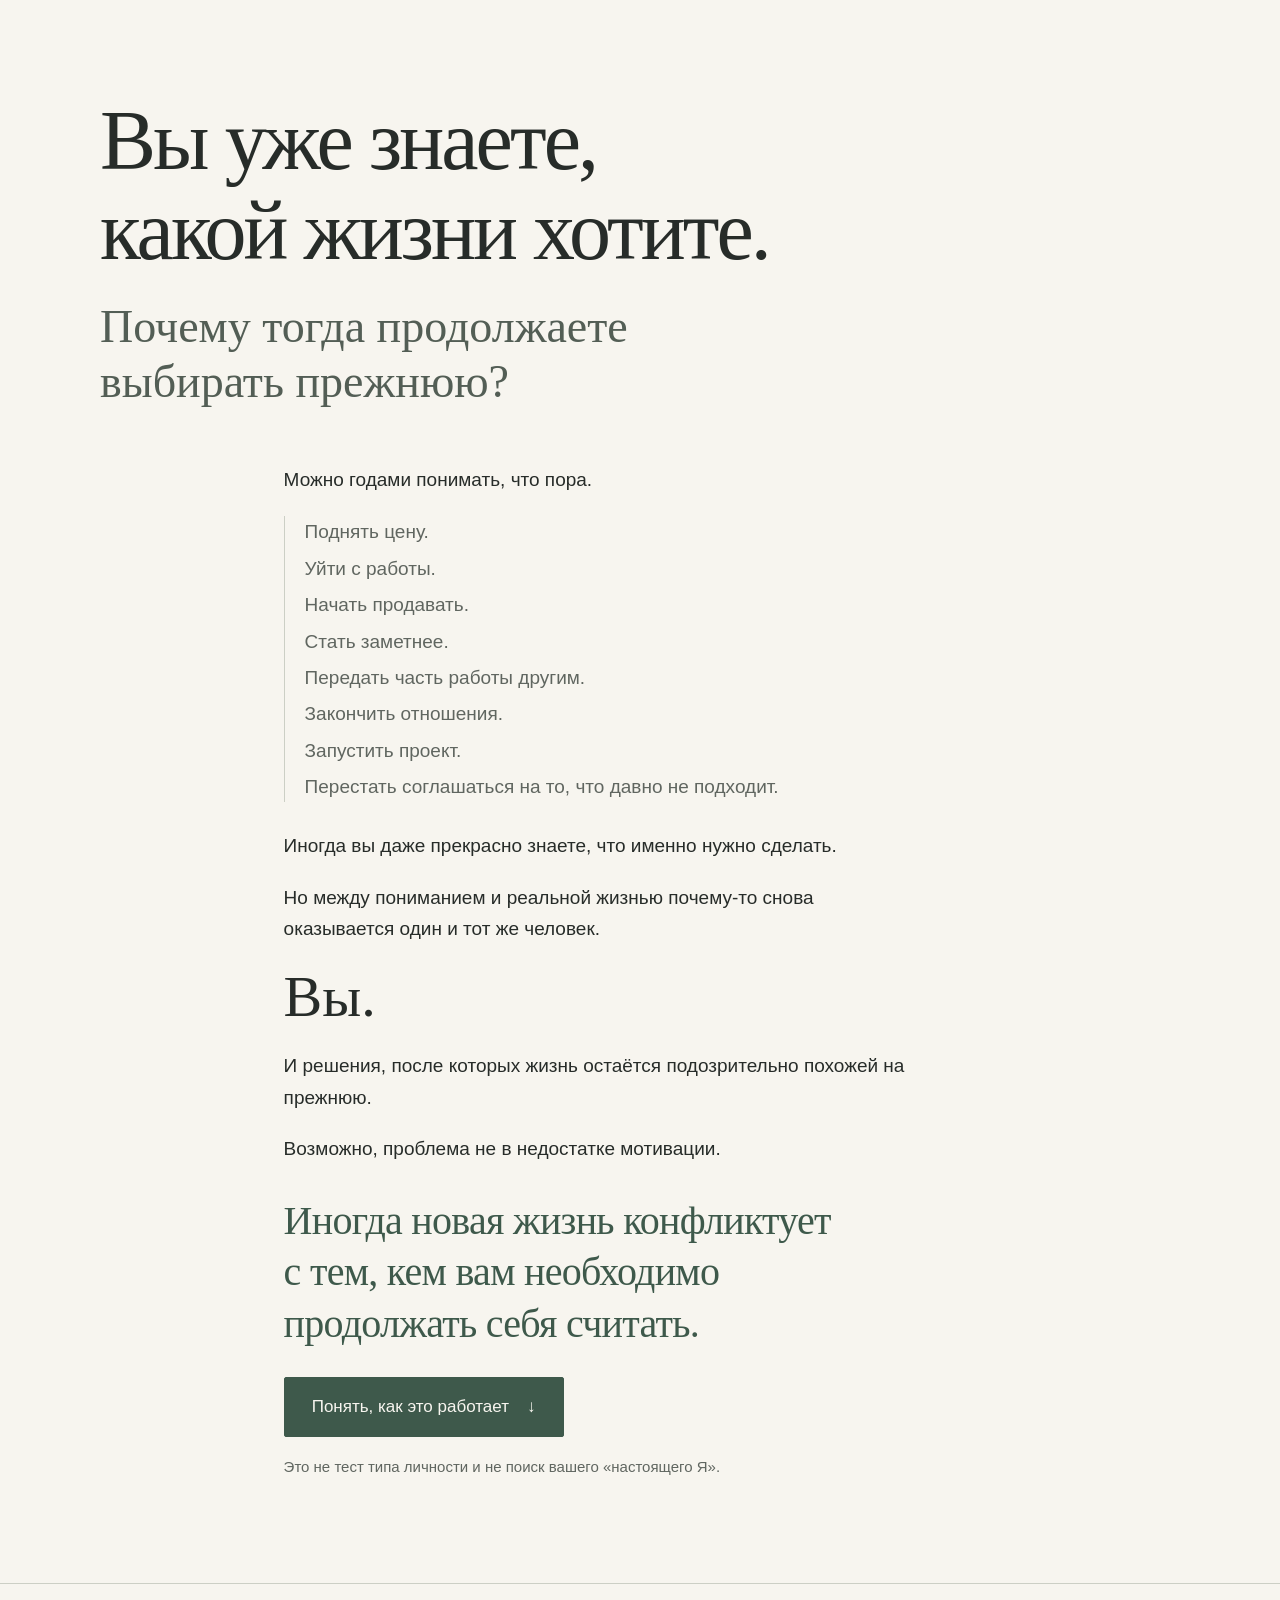
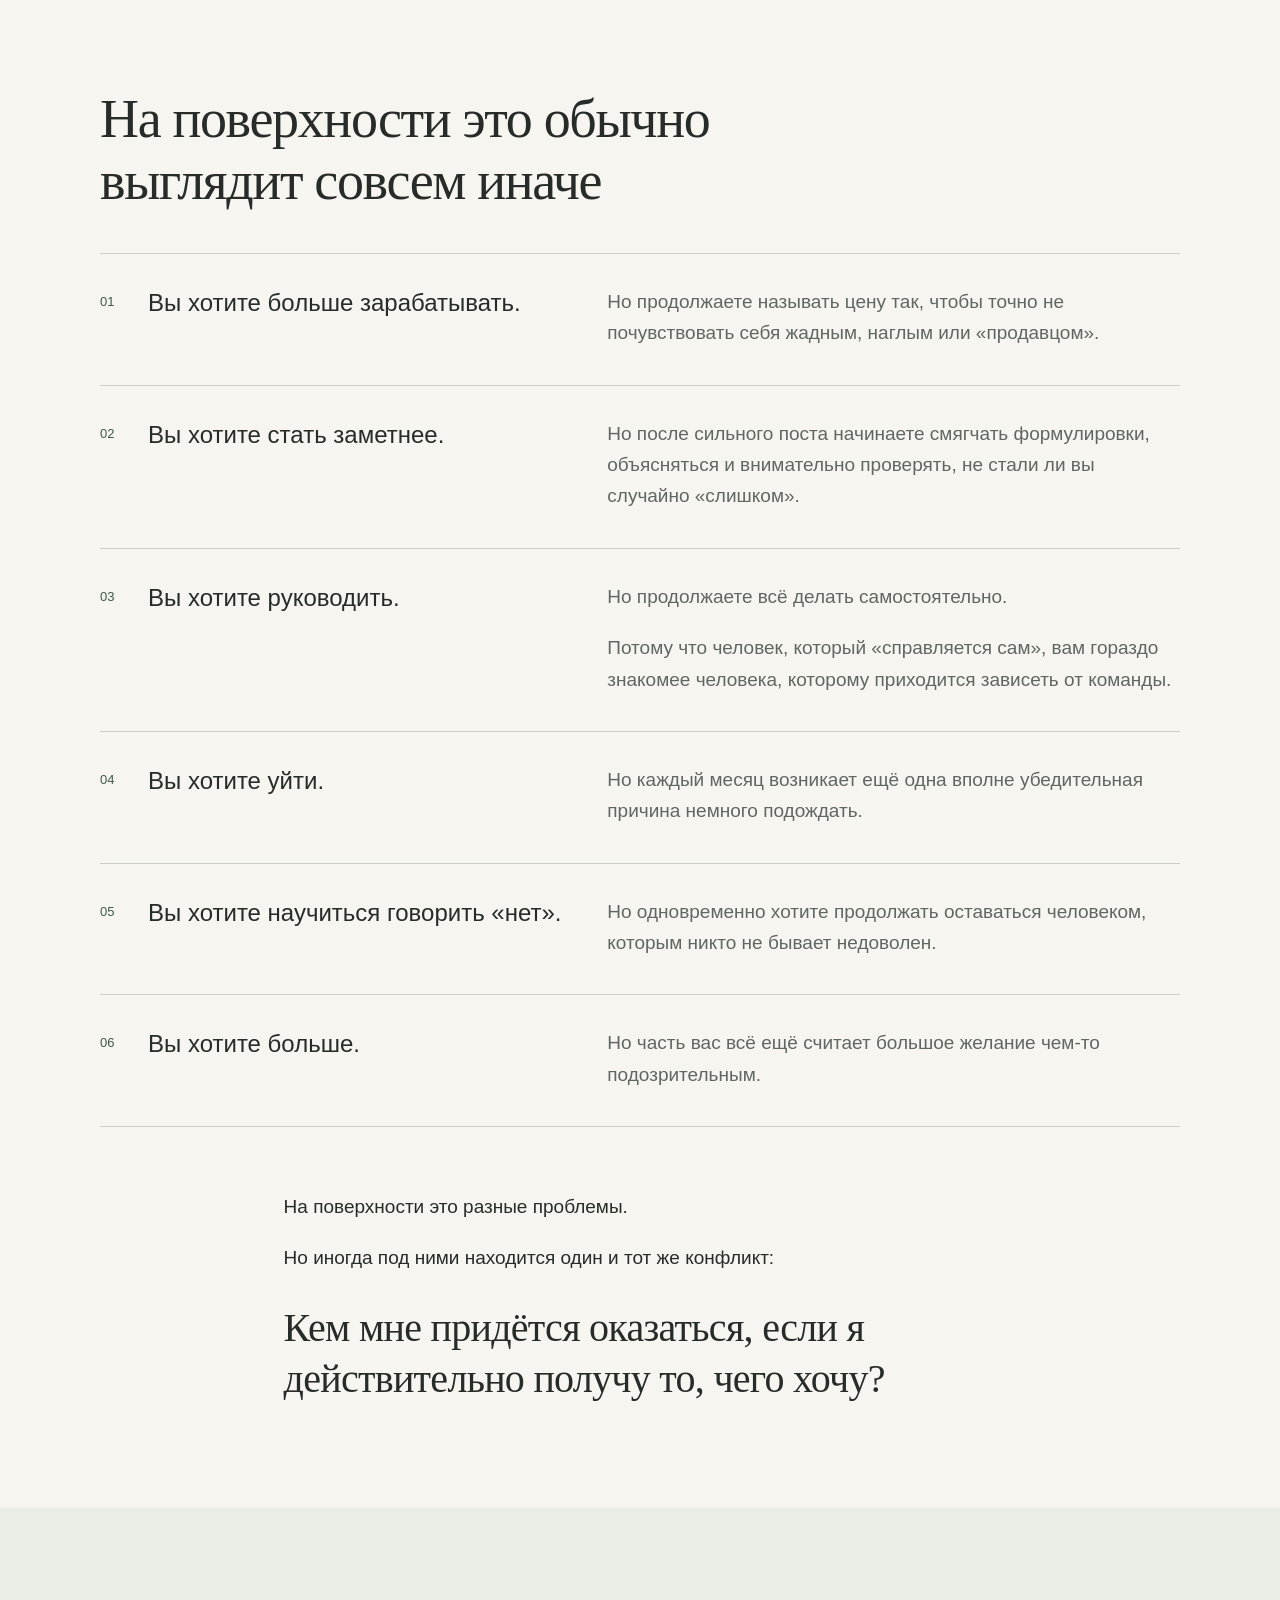
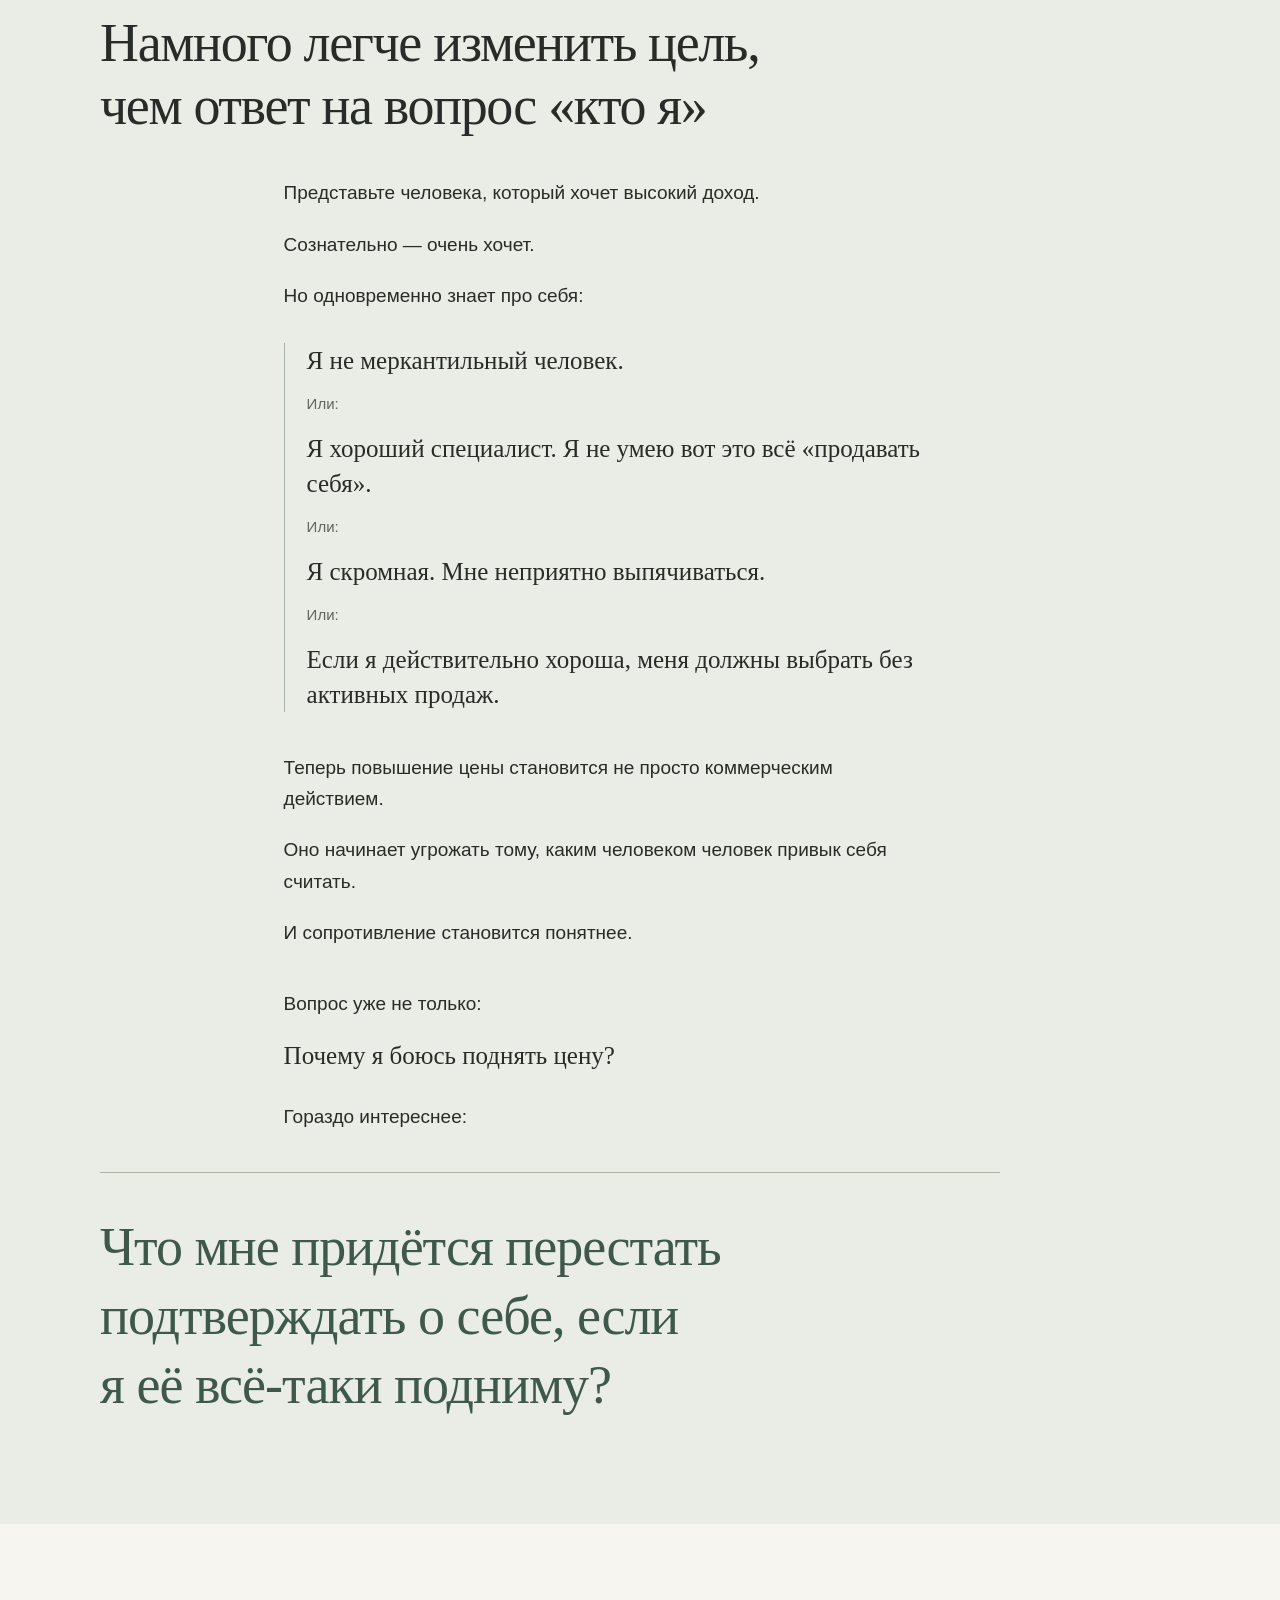
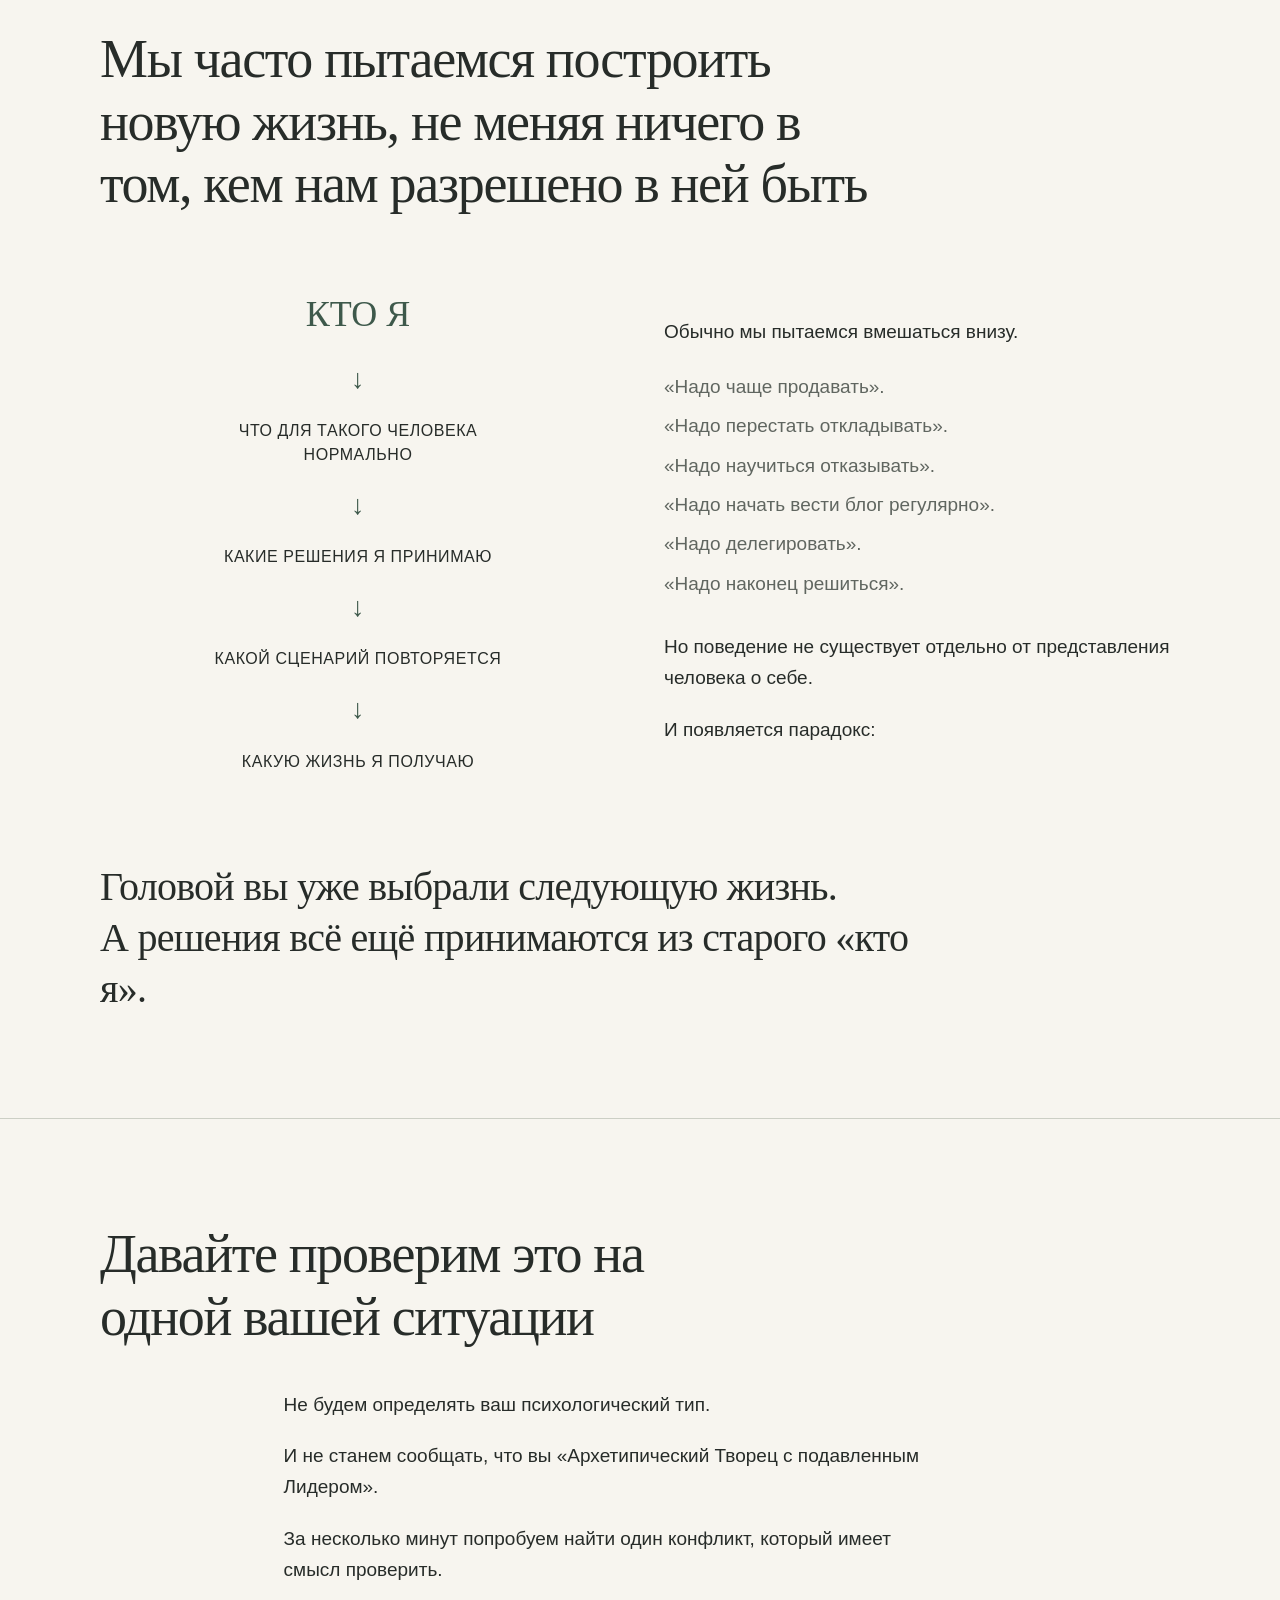
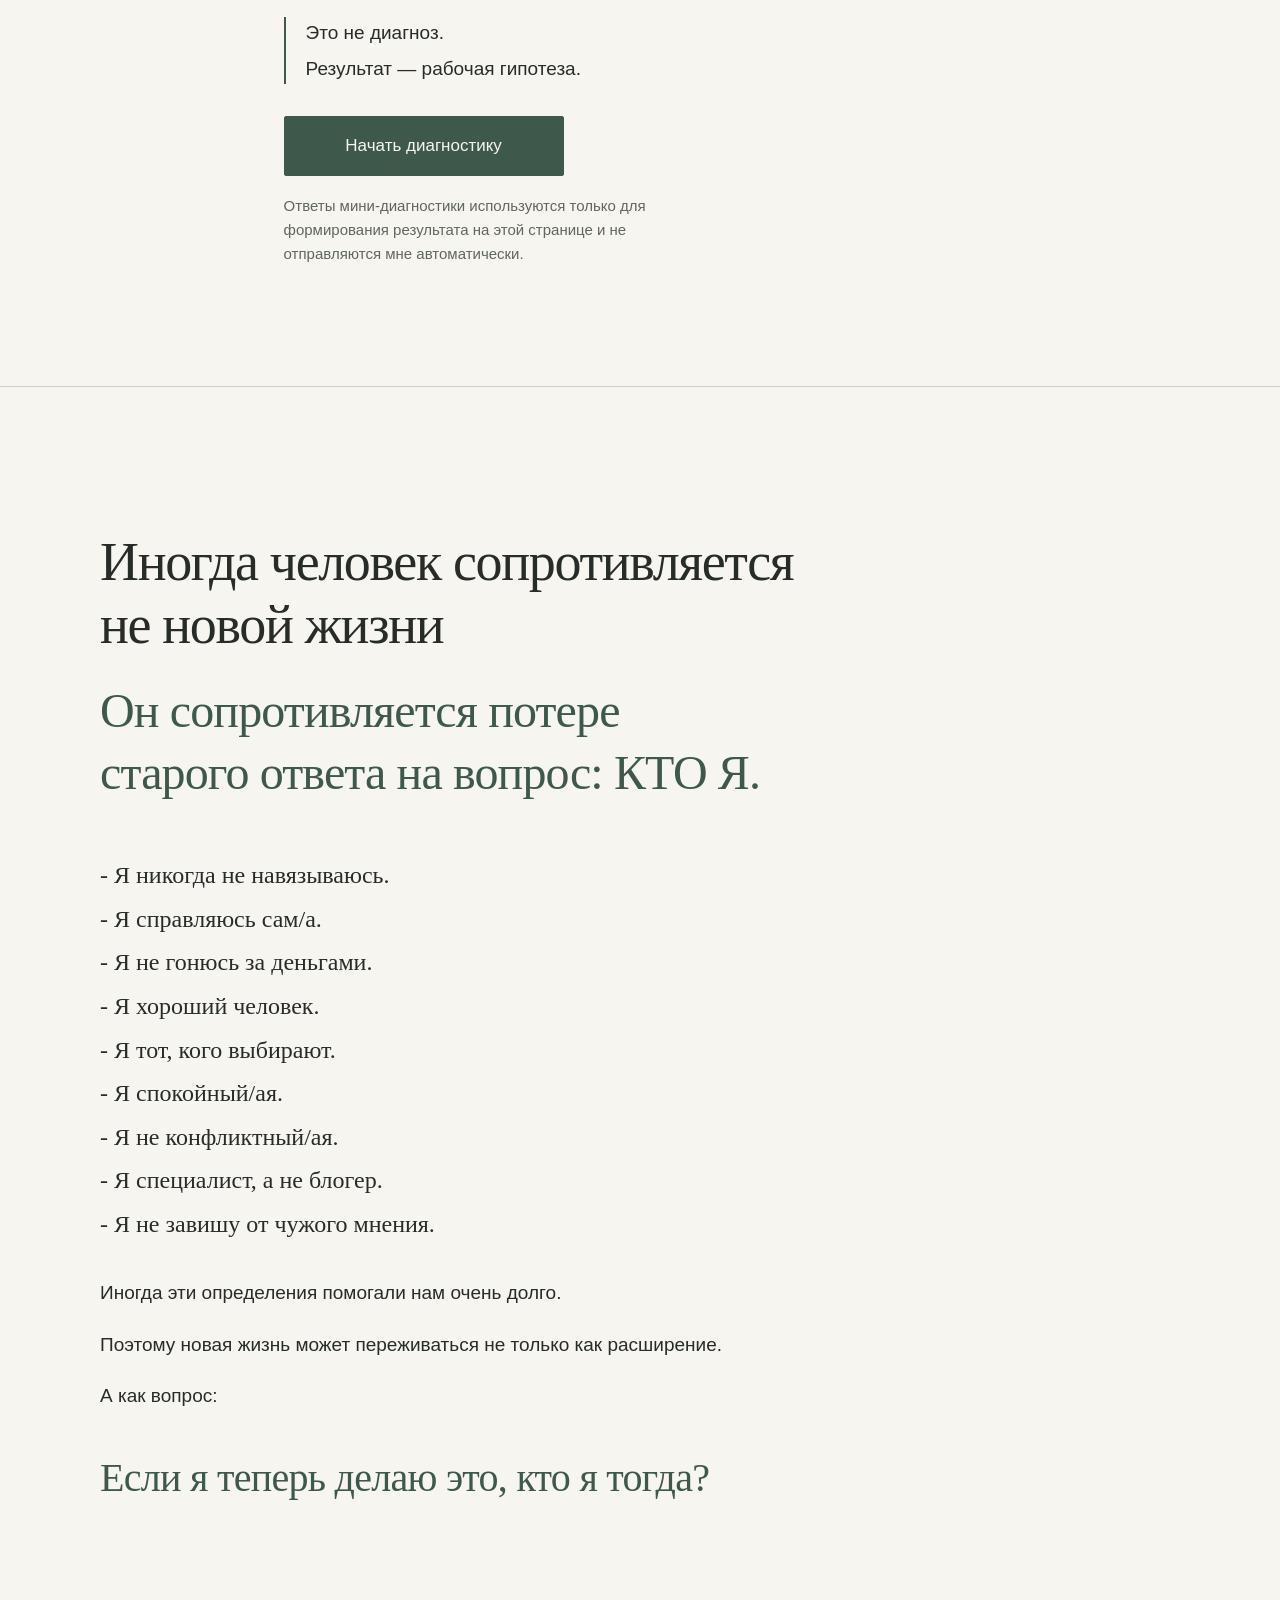
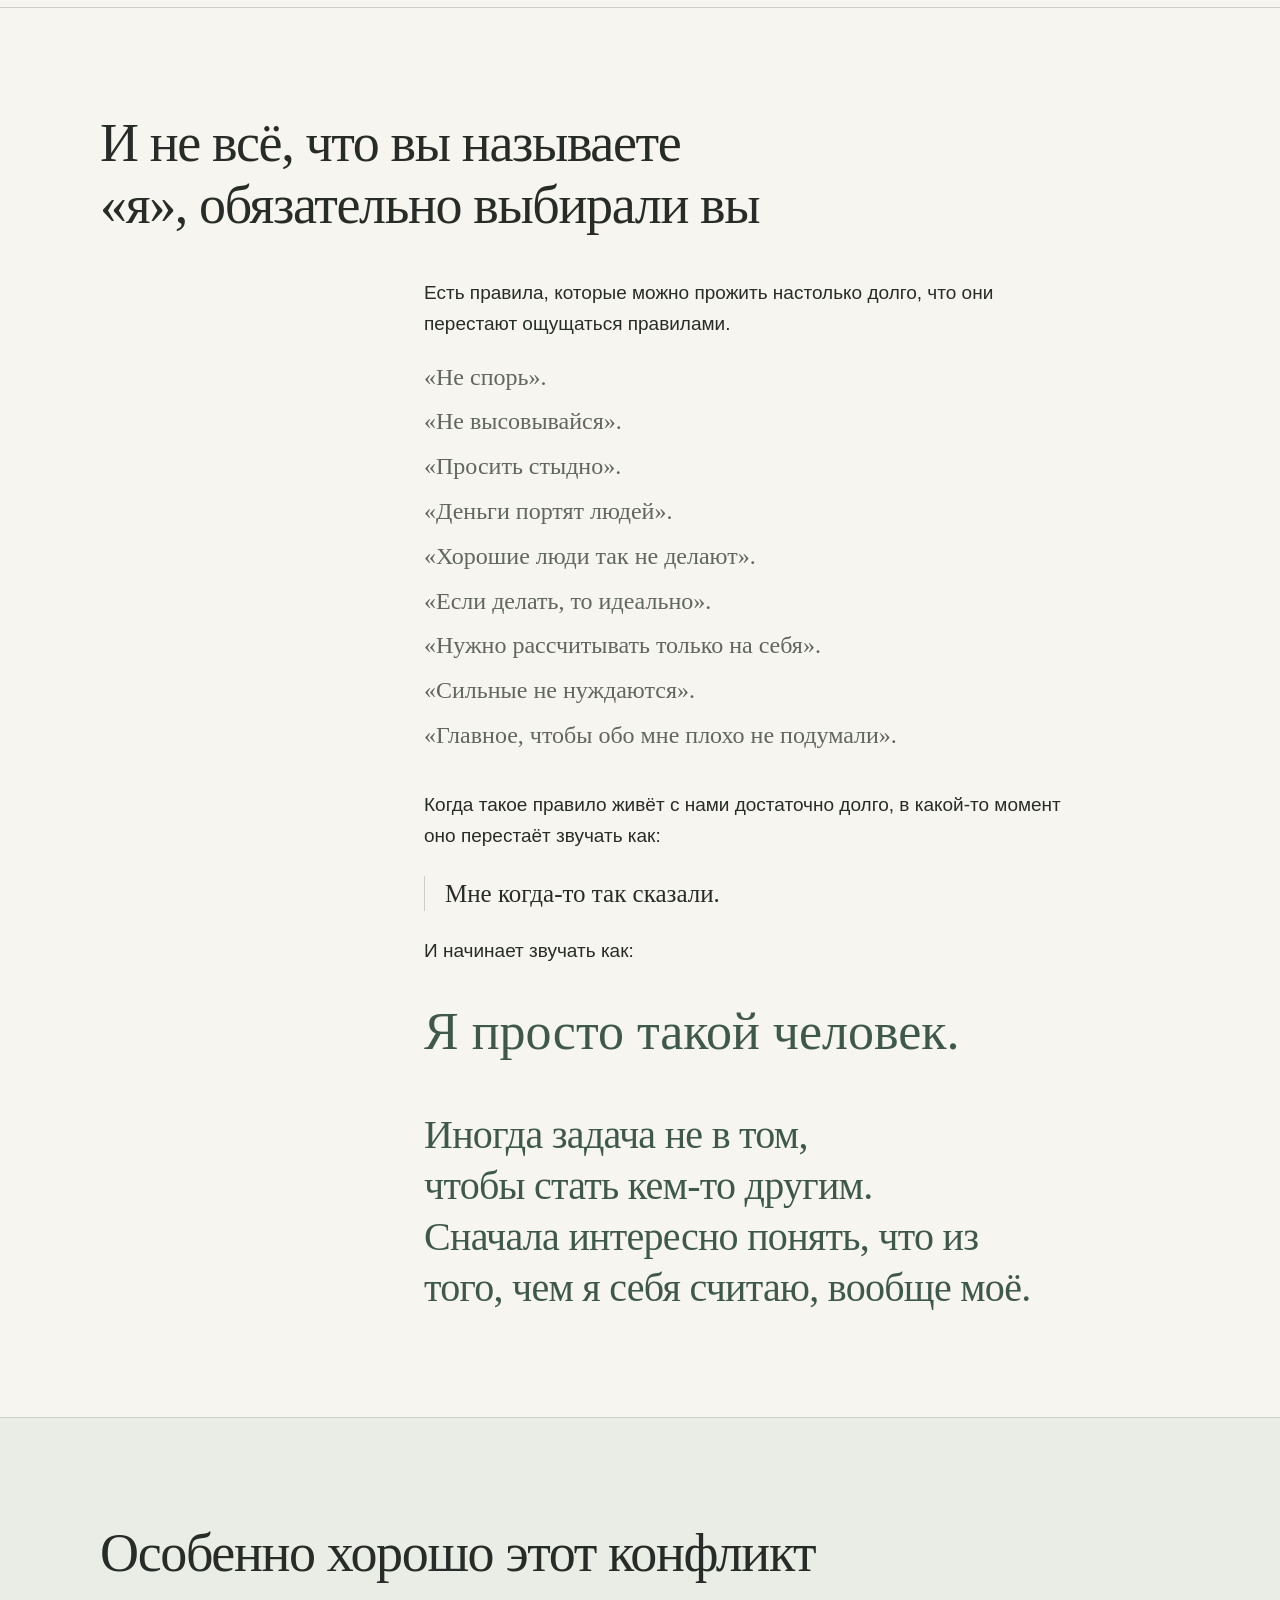
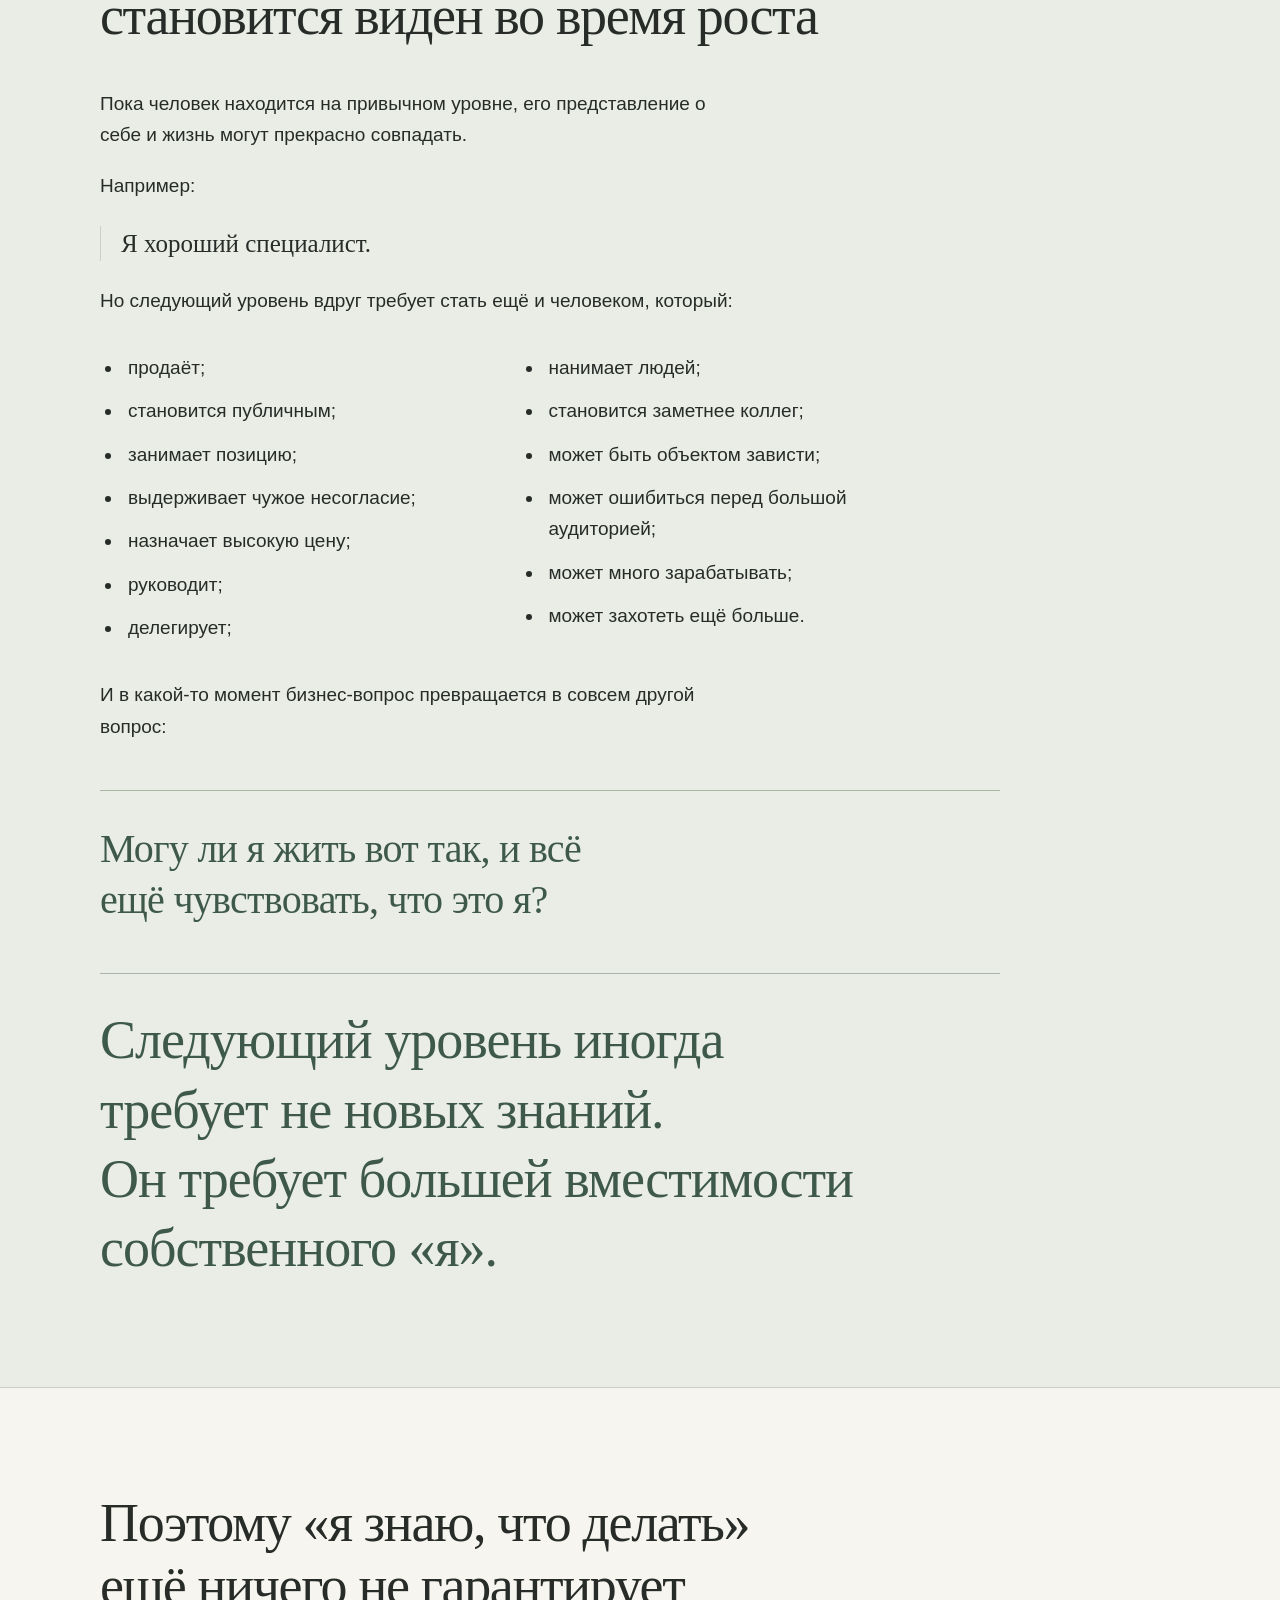
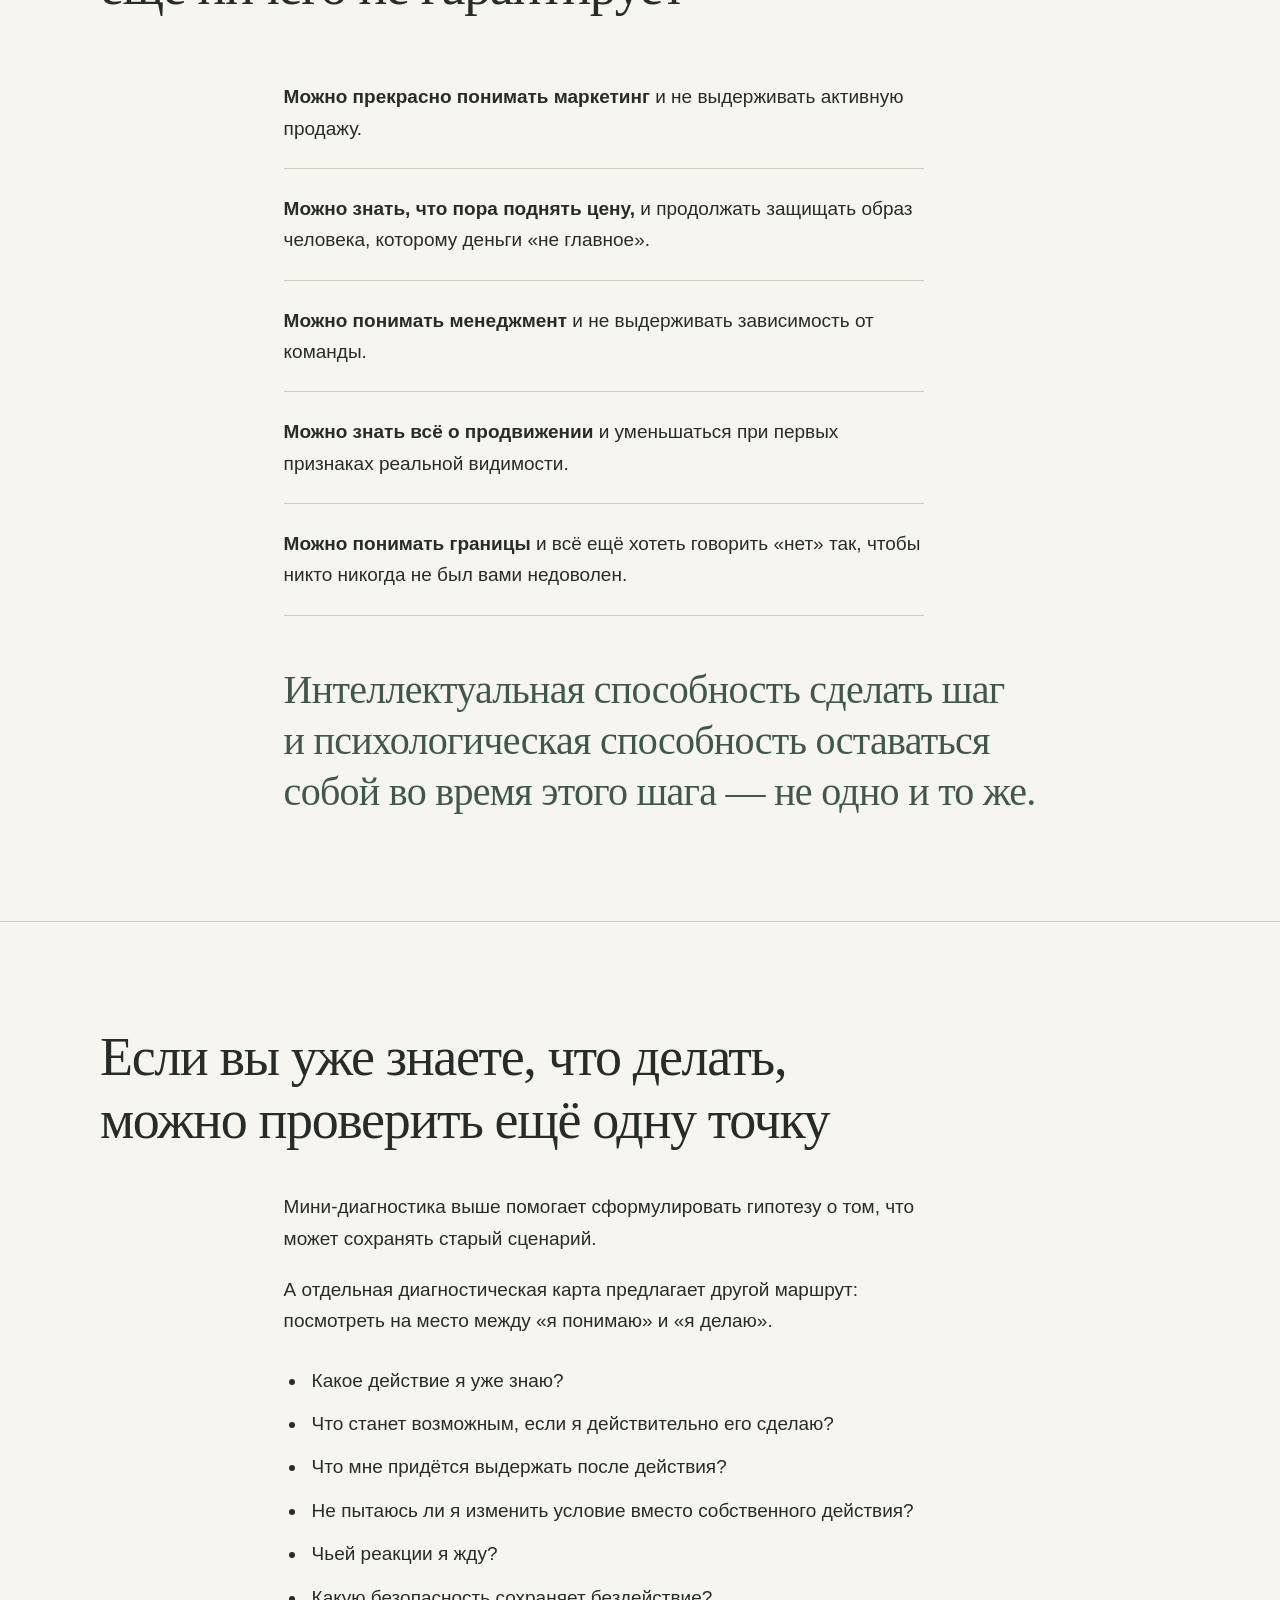
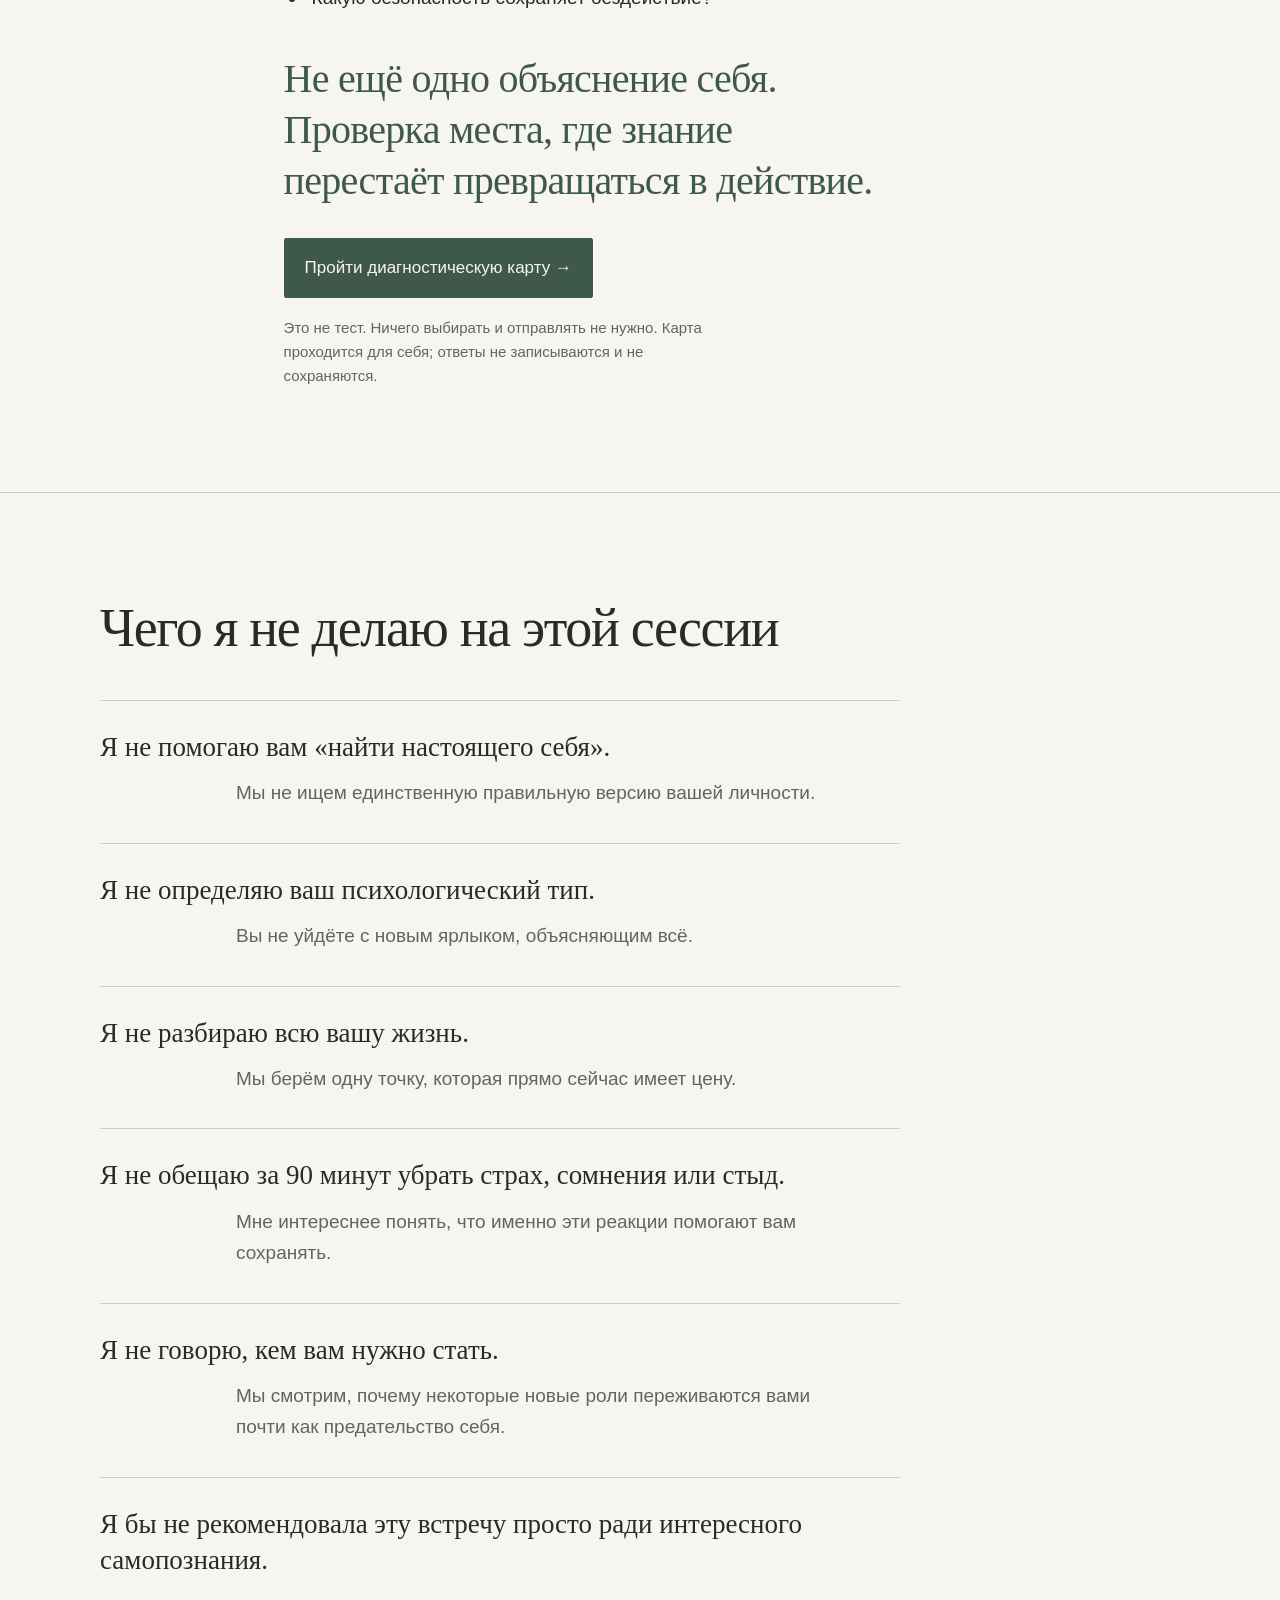
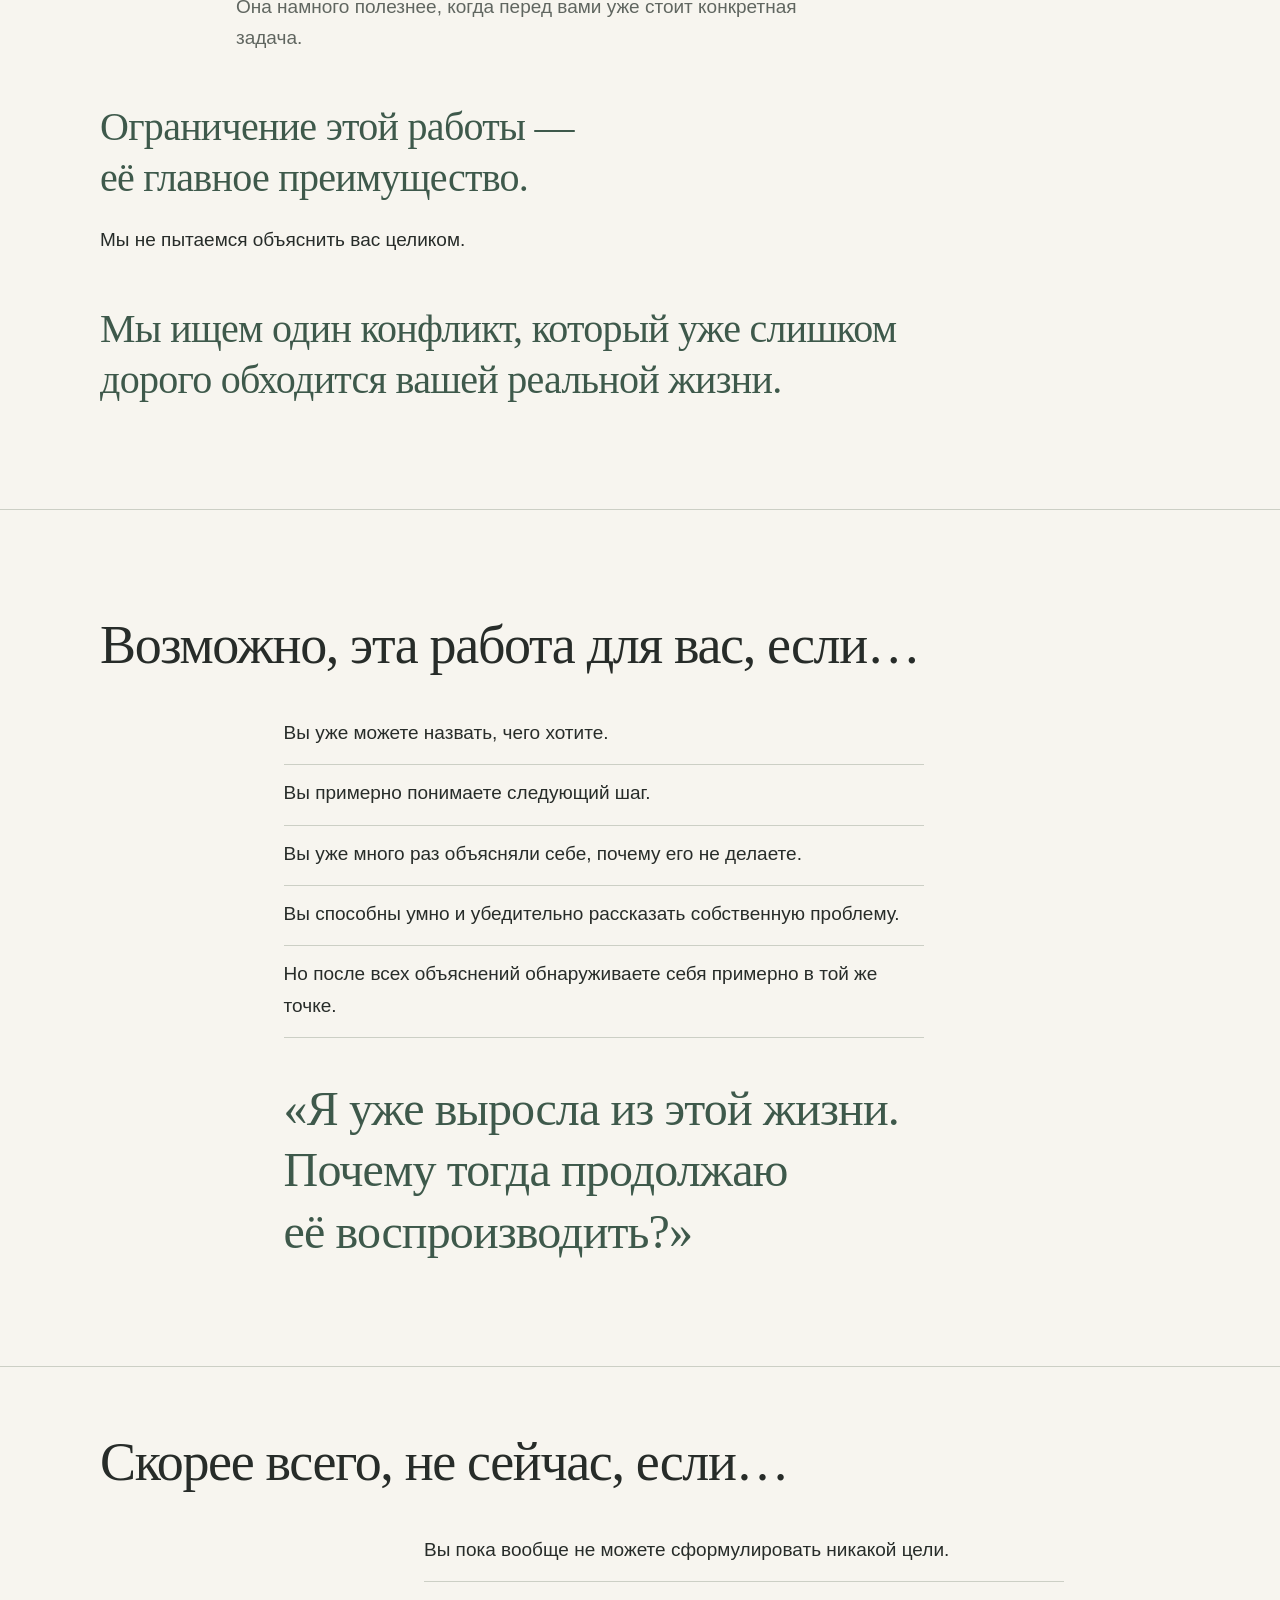
<file: index.html>
<!doctype html>
<html lang="ru">
<head>
  <meta charset="utf-8">
  <meta name="viewport" content="width=device-width, initial-scale=1">
  <title>Старая версия себя / новый сценарий — SVETA MINDSET</title>
  <meta name="description" content="Вы знаете, чего хотите и что нужно сделать, но продолжаете действовать по-старому? Мини-диагностика поможет увидеть, что ваш привычный сценарий может сохранять.">
  <meta property="og:title" content="Старая версия себя / новый сценарий — SVETA MINDSET">
  <meta property="og:description" content="Вы знаете, чего хотите и что нужно сделать, но продолжаете действовать по-старому? Мини-диагностика поможет увидеть, что ваш привычный сценарий может сохранять.">
  <meta property="og:type" content="website">
  <meta property="og:locale" content="ru_RU">
  <link rel="icon" href="data:,">
  <link rel="stylesheet" href="styles.css">
  <script src="script.js" defer></script>
<script
  defer
  src="https://cloud.umami.is/script.js"
  data-website-id="4b90516c-ebf1-4b28-96b4-210161a75936"
  data-exclude-hash="true">
</script>
</head>
<body>
  <main>
    <section class="hero section" aria-labelledby="hero-title">
      <div class="container">
        <h1 id="hero-title">Вы уже знаете, какой жизни хотите.</h1>
        <p class="hero-subtitle">Почему тогда продолжаете выбирать прежнюю?</p>
        <div class="hero-body reading">
          <p>Можно годами понимать, что пора.</p>
          <ul class="intentions" role="list">
            <li>Поднять цену.</li>
            <li>Уйти с работы.</li>
            <li>Начать продавать.</li>
            <li>Стать заметнее.</li>
            <li>Передать часть работы другим.</li>
            <li>Закончить отношения.</li>
            <li>Запустить проект.</li>
            <li>Перестать соглашаться на то, что давно не подходит.</li>
          </ul>
          <p>Иногда вы даже прекрасно знаете, что именно нужно сделать.</p>
          <p>Но между пониманием и реальной жизнью почему-то снова оказывается один и тот же человек.</p>
          <p class="you">Вы.</p>
          <p>И решения, после которых жизнь остаётся подозрительно похожей на прежнюю.</p>
          <p>Возможно, проблема не в недостатке мотивации.</p>
          <p class="statement hero-statement"><strong>Иногда новая жизнь конфликтует с тем, кем вам необходимо продолжать себя считать.</strong></p>
          <a class="button" href="#recognition">Понять, как это работает <span aria-hidden="true">↓</span></a>
          <p class="note">Это не тест типа личности и не поиск вашего «настоящего Я».</p>
        </div>
      </div>
    </section>

    <section class="section recognition" id="recognition" aria-labelledby="recognition-title">
      <div class="container">
        <h2 id="recognition-title">На поверхности это обычно выглядит совсем иначе</h2>
        <ol class="situations" role="list">
          <li>
            <h3>Вы хотите больше зарабатывать.</h3>
            <div><p>Но продолжаете называть цену так, чтобы точно не почувствовать себя жадным, наглым или «продавцом».</p></div>
          </li>
          <li>
            <h3>Вы хотите стать заметнее.</h3>
            <div><p>Но после сильного поста начинаете смягчать формулировки, объясняться и внимательно проверять, не стали ли вы случайно «слишком».</p></div>
          </li>
          <li>
            <h3>Вы хотите руководить.</h3>
            <div>
              <p>Но продолжаете всё делать самостоятельно.</p>
              <p>Потому что человек, который «справляется сам», вам гораздо знакомее человека, которому приходится зависеть от команды.</p>
            </div>
          </li>
          <li>
            <h3>Вы хотите уйти.</h3>
            <div><p>Но каждый месяц возникает ещё одна вполне убедительная причина немного подождать.</p></div>
          </li>
          <li>
            <h3>Вы хотите научиться говорить «нет».</h3>
            <div><p>Но одновременно хотите продолжать оставаться человеком, которым никто не бывает недоволен.</p></div>
          </li>
          <li>
            <h3>Вы хотите больше.</h3>
            <div><p>Но часть вас всё ещё считает большое желание чем-то подозрительным.</p></div>
          </li>
        </ol>
        <div class="reading closing">
          <p>На поверхности это разные проблемы.</p>
          <p>Но иногда под ними находится один и тот же конфликт:</p>
          <p class="statement"><strong>Кем мне придётся оказаться, если я действительно получу то, чего хочу?</strong></p>
        </div>
      </div>
    </section>

    <section class="section cognitive-turn" aria-labelledby="turn-title">
      <div class="container">
        <h2 id="turn-title">Намного легче изменить цель, чем ответ на вопрос «кто я»</h2>
        <div class="reading">
          <p>Представьте человека, который хочет высокий доход.</p>
          <p>Сознательно — очень хочет.</p>
          <p>Но одновременно знает про себя:</p>
          <div class="self-descriptions">
            <blockquote><p>Я не меркантильный человек.</p></blockquote>
            <p>Или:</p>
            <blockquote><p>Я хороший специалист. Я не умею вот это всё «продавать себя».</p></blockquote>
            <p>Или:</p>
            <blockquote><p>Я скромная. Мне неприятно выпячиваться.</p></blockquote>
            <p>Или:</p>
            <blockquote><p>Если я действительно хороша, меня должны выбрать без активных продаж.</p></blockquote>
          </div>
          <p>Теперь повышение цены становится не просто коммерческим действием.</p>
          <p>Оно начинает угрожать тому, каким человеком человек привык себя считать.</p>
          <p>И сопротивление становится понятнее.</p>
          <div class="question-turn">
            <p>Вопрос уже не только:</p>
            <blockquote><p>Почему я боюсь поднять цену?</p></blockquote>
            <p>Гораздо интереснее:</p>
          </div>
        </div>
        <p class="statement central-question"><strong>Что мне придётся перестать подтверждать о себе, если я её всё-таки подниму?</strong></p>
      </div>
    </section>

    <section class="section model" aria-labelledby="model-title">
      <div class="container">
        <h2 id="model-title">Мы часто пытаемся построить новую жизнь, не меняя ничего в том, кем нам разрешено в ней быть</h2>
        <div class="model-layout">
          <ol class="model-chain" role="list">
            <li><span>КТО Я</span><span class="chain-arrow" aria-hidden="true">↓</span></li>
            <li><span>ЧТО ДЛЯ ТАКОГО ЧЕЛОВЕКА НОРМАЛЬНО</span><span class="chain-arrow" aria-hidden="true">↓</span></li>
            <li><span>КАКИЕ РЕШЕНИЯ Я ПРИНИМАЮ</span><span class="chain-arrow" aria-hidden="true">↓</span></li>
            <li><span>КАКОЙ СЦЕНАРИЙ ПОВТОРЯЕТСЯ</span><span class="chain-arrow" aria-hidden="true">↓</span></li>
            <li><span>КАКУЮ ЖИЗНЬ Я ПОЛУЧАЮ</span></li>
          </ol>
          <div class="model-body">
            <p>Обычно мы пытаемся вмешаться внизу.</p>
            <div class="habitual-actions">
              <p>«Надо чаще продавать».</p>
              <p>«Надо перестать откладывать».</p>
              <p>«Надо научиться отказывать».</p>
              <p>«Надо начать вести блог регулярно».</p>
              <p>«Надо делегировать».</p>
              <p>«Надо наконец решиться».</p>
            </div>
            <p>Но поведение не существует отдельно от представления человека о себе.</p>
            <p>И появляется парадокс:</p>
          </div>
        </div>
        <p class="statement model-closing"><strong>Головой вы уже выбрали следующую жизнь.<br>А решения всё ещё принимаются из старого «кто я».</strong></p>
      </div>
    </section>

    <section class="section diagnostic-intro" aria-labelledby="intro-title">
      <div class="container">
        <h2 id="intro-title">Давайте проверим это на одной вашей ситуации</h2>
        <div class="reading">
          <p>Не будем определять ваш психологический тип.</p>
          <p>И не станем сообщать, что вы «Архетипический Творец с подавленным Лидером».</p>
          <p>За несколько минут попробуем найти один конфликт, который имеет смысл проверить.</p>
          <div class="hypothesis-note">
            <p>Это не диагноз.</p>
            <p>Результат — рабочая гипотеза.</p>
          </div>
          <button class="button" id="diagnostic-start" type="button" aria-controls="diagnostic-workspace" aria-expanded="false">Начать диагностику</button>
          <p class="note">Ответы мини-диагностики используются только для формирования результата на этой странице и не отправляются мне автоматически.</p>
          <noscript><p class="note">Для мини-диагностики включите JavaScript в браузере.</p></noscript>
        </div>
        <section id="diagnostic-workspace" class="diagnostic-workspace" aria-labelledby="diagnostic-title" hidden></section>
      </div>
    </section>

    <section class="section editorial explanation" aria-labelledby="explanation-title">
      <div class="container">
        <h2 id="explanation-title">Иногда человек сопротивляется не новой жизни</h2>
        <div class="editorial-body">
          <p class="statement payoff"><strong> Он сопротивляется потере старого ответа на вопрос: КТО Я.</strong></p>
          <p class="familiar-phrase"> - Я никогда не навязываюсь.</p>
          <p class="familiar-phrase"> - Я справляюсь сам/а.</p>
          <p class="familiar-phrase"> - Я не гонюсь за деньгами.</p>
          <p class="familiar-phrase"> - Я хороший человек.</p>
          <p class="familiar-phrase"> - Я тот, кого выбирают.</p>
          <p class="familiar-phrase"> - Я спокойный/ая.</p>
          <p class="familiar-phrase"> - Я не конфликтный/ая.</p>
          <p class="familiar-phrase"> - Я специалист, а не блогер.</p>
          <p class="familiar-phrase"> - Я не завишу от чужого мнения.</p>
          <p>Иногда эти определения помогали нам очень долго.</p>
          <p>Поэтому новая жизнь может переживаться не только как расширение.</p>
          <p>А как вопрос:</p>
          <p class="statement payoff"><strong> Если я теперь делаю это, кто я тогда?</strong></p>
        </div>
      </div>
    </section>

    <section class="section editorial borrowed" aria-labelledby="borrowed-title">
      <div class="container">
        <h2 id="borrowed-title">И не всё, что вы называете «я», обязательно выбирали вы</h2>
        <div class="editorial-body">
          <p>Есть правила, которые можно прожить настолько долго, что они перестают ощущаться правилами.</p>
          <p class="inherited-rule">«Не спорь».</p>
          <p class="inherited-rule">«Не высовывайся».</p>
          <p class="inherited-rule">«Просить стыдно».</p>
          <p class="inherited-rule">«Деньги портят людей».</p>
          <p class="inherited-rule">«Хорошие люди так не делают».</p>
          <p class="inherited-rule">«Если делать, то идеально».</p>
          <p class="inherited-rule">«Нужно рассчитывать только на себя».</p>
          <p class="inherited-rule">«Сильные не нуждаются».</p>
          <p class="inherited-rule">«Главное, чтобы обо мне плохо не подумали».</p>
          <p>Когда такое правило живёт с нами достаточно долго, в какой-то момент оно перестаёт звучать как:</p>
          <blockquote><p> Мне когда-то так сказали.</p></blockquote>
          <p>И начинает звучать как:</p>
          <blockquote class="identity-quote"><p><strong> Я просто такой человек.</strong></p></blockquote>
          <p class="statement payoff"><strong>Иногда задача не в том, чтобы стать кем-то другим.<br>Сначала интересно понять, что из того, чем я себя считаю, вообще моё.</strong></p>
        </div>
      </div>
    </section>

    <section class="section editorial growing" aria-labelledby="growing-title">
      <div class="container">
        <h2 id="growing-title">Особенно хорошо этот конфликт становится виден во время роста</h2>
        <div class="editorial-body">
          <p>Пока человек находится на привычном уровне, его представление о себе и жизнь могут прекрасно совпадать.</p>
          <p>Например:</p>
          <blockquote><p>Я хороший специалист.</p></blockquote>
          <p>Но следующий уровень вдруг требует стать ещё и человеком, который:</p>
          <ul class="editorial-list">
            <li>продаёт;</li>
            <li>становится публичным;</li>
            <li>занимает позицию;</li>
            <li>выдерживает чужое несогласие;</li>
            <li>назначает высокую цену;</li>
            <li>руководит;</li>
            <li>делегирует;</li>
            <li>нанимает людей;</li>
            <li>становится заметнее коллег;</li>
            <li>может быть объектом зависти;</li>
            <li>может ошибиться перед большой аудиторией;</li>
            <li>может много зарабатывать;</li>
            <li>может захотеть ещё больше.</li>
          </ul>
          <p>И в какой-то момент бизнес-вопрос превращается в совсем другой вопрос:</p>
          <p class="statement payoff"><strong>Могу ли я жить вот так, и всё ещё чувствовать, что это я?</strong></p>
          <p class="statement payoff"><strong>Следующий уровень иногда требует не новых знаний.<br>Он требует большей вместимости собственного «я».</strong></p>
        </div>
      </div>
    </section>

    <section class="section editorial knowing" aria-labelledby="knowing-title">
      <div class="container">
        <h2 id="knowing-title">Поэтому «я знаю, что делать» ещё ничего не гарантирует</h2>
        <div class="editorial-body">
          <p><span class="knowledge">Можно прекрасно понимать маркетинг</span> и не выдерживать активную продажу.</p>
          <p><span class="knowledge">Можно знать, что пора поднять цену,</span> и продолжать защищать образ человека, которому деньги «не главное».</p>
          <p><span class="knowledge">Можно понимать менеджмент</span> и не выдерживать зависимость от команды.</p>
          <p><span class="knowledge">Можно знать всё о продвижении</span> и уменьшаться при первых признаках реальной видимости.</p>
          <p><span class="knowledge">Можно понимать границы</span> и всё ещё хотеть говорить «нет» так, чтобы никто никогда не был вами недоволен.</p>
          <p class="statement payoff"><strong>Интеллектуальная способность сделать шаг и психологическая способность оставаться собой во время этого шага — не одно и то же.</strong></p>
        </div>
      </div>
    </section>

    <section class="section editorial" aria-labelledby="diagnostic-map-title">
      <div class="container">
        <h2 id="diagnostic-map-title">Если вы уже знаете, что делать, можно проверить ещё одну точку</h2>

        <div class="editorial-body">
          <p>Мини-диагностика выше помогает сформулировать гипотезу о том, что может сохранять старый сценарий.</p>

          <p>А отдельная диагностическая карта предлагает другой маршрут: посмотреть на место между «я понимаю» и «я делаю».</p>

          <ul class="editorial-list">
            <li>Какое действие я уже знаю?</li>
            <li>Что станет возможным, если я действительно его сделаю?</li>
            <li>Что мне придётся выдержать после действия?</li>
            <li>Не пытаюсь ли я изменить условие вместо собственного действия?</li>
            <li>Чьей реакции я жду?</li>
            <li>Какую безопасность сохраняет бездействие?</li>
          </ul>

          <p class="statement payoff"><strong>Не ещё одно объяснение себя. Проверка места, где знание перестаёт превращаться в действие.</strong></p>

          <a class="button" href="map.html" data-umami-event="map_link_click">Пройти диагностическую карту →</a>

          <p class="note">Это не тест. Ничего выбирать и отправлять не нужно. Карта проходится для себя; ответы не записываются и не сохраняются.</p>
        </div>
      </div>
    </section>
    
    <section class="section editorial limitations" aria-labelledby="limitations-title">
      <div class="container">
        <h2 id="limitations-title">Чего я не делаю на этой сессии</h2>
        <div class="editorial-body">
          <p class="limit-lead">Я не помогаю вам «найти настоящего себя».</p>
          <p>Мы не ищем единственную правильную версию вашей личности.</p>
          <p class="limit-lead">Я не определяю ваш психологический тип.</p>
          <p>Вы не уйдёте с новым ярлыком, объясняющим всё.</p>
          <p class="limit-lead">Я не разбираю всю вашу жизнь.</p>
          <p>Мы берём одну точку, которая прямо сейчас имеет цену.</p>
          <p class="limit-lead">Я не обещаю за 90 минут убрать страх, сомнения или стыд.</p>
          <p>Мне интереснее понять, что именно эти реакции помогают вам сохранять.</p>
          <p class="limit-lead">Я не говорю, кем вам нужно стать.</p>
          <p>Мы смотрим, почему некоторые новые роли переживаются вами почти как предательство себя.</p>
          <p class="limit-lead">Я бы не рекомендовала эту встречу просто ради интересного самопознания.</p>
          <p>Она намного полезнее, когда перед вами уже стоит конкретная задача.</p>
          <p class="statement payoff"><strong>Ограничение этой работы — её главное преимущество.</strong></p>
          <p>Мы не пытаемся объяснить вас целиком.</p>
          <p class="statement payoff">Мы ищем <strong>один конфликт, который уже слишком дорого обходится вашей реальной жизни.</strong></p>
        </div>
      </div>
    </section>

    <section class="section editorial audience-for" aria-labelledby="audience-for-title">
      <div class="container">
        <h2 id="audience-for-title">Возможно, эта работа для вас, если…</h2>
        <div class="editorial-body">
          <ul class="editorial-list">
            <li>Вы уже можете назвать, чего хотите.</li>
            <li>Вы примерно понимаете следующий шаг.</li>
            <li>Вы уже много раз объясняли себе, почему его не делаете.</li>
            <li>Вы способны умно и убедительно рассказать собственную проблему.</li>
            <li>Но после всех объяснений обнаруживаете себя примерно в той же точке.</li>
          </ul>
          <p class="statement payoff"><strong>«Я уже выросла из этой жизни. Почему тогда продолжаю её воспроизводить?»</strong></p>
        </div>
      </div>
    </section>

    <section class="section editorial audience-not" aria-labelledby="audience-not-title">
      <div class="container">
        <h2 id="audience-not-title">Скорее всего, не сейчас, если…</h2>
        <div class="editorial-body">
          <ul class="editorial-list">
            <li>Вы пока вообще не можете сформулировать никакой цели.</li>
            <li>Вы хотите получить от меня решение, как правильно жить.</li>
            <li>Вам нужна типология личности.</li>
            <li>Вы хотите доказать, что причина полностью находится в другом человеке.</li>
            <li>Вы ожидаете, что неприятные эмоции должны исчезнуть после одного разговора.</li>
            <li>Вам просто любопытно узнать о себе что-нибудь интересное.</li>
          </ul>
        </div>
      </div>
    </section>

    <section class="section editorial case-money" aria-labelledby="case-money-title">
      <div class="container">
        <p class="case-number" aria-hidden="true">01</p>
        <h2 id="case-money-title">«Я хочу поднять цену»</h2>
        <div class="editorial-body">
          <p>Первое объяснение:</p>
          <blockquote><p>Я боюсь, что не купят.</p></blockquote>
          <p>Это может быть правдой.</p>
          <p>Но допустим, дальше появляется:</p>
          <blockquote><p>«Мне неприятно активно продавать. Хороший специалист вообще не должен этим заниматься».</p></blockquote>
          <p>Теперь у нас уже не только страх отказа.</p>
          <p>Повышение цены начинает конфликтовать с представлением:</p>
          <p class="statement payoff"><strong>«Я профессионал. Я не продавец».</strong></p>
          <p>И тогда вопрос:</p>
          <blockquote><p>«Как перестать бояться цены?»</p></blockquote>
          <p>становится менее интересным, чем:</p>
          <p class="statement payoff"><strong>Почему в моей картине себя хороший специалист и человек, который много зарабатывает, всё ещё стоят по разные стороны?</strong></p>
        </div>
      </div>
    </section>

    <section class="section editorial case-visibility" aria-labelledby="case-visibility-title">
      <div class="container">
        <p class="case-number" aria-hidden="true">02</p>
        <h2 id="case-visibility-title">«Я хочу стать заметнее»</h2>
        <div class="editorial-body">
          <p>Первое объяснение:</p>
          <blockquote><p>Я боюсь критики.</p></blockquote>
          <p>Но пока вас почти никто не видит, можно довольно долго оставаться человеком:</p>
          <blockquote><p>«который потенциально мог бы очень многое».</p></blockquote>
          <p>Большая аудитория начинает проверять эту историю реальностью.</p>
          <p>Она приносит:</p>
          <ul class="editorial-list">
            <li>реальную оценку;</li>
            <li>ошибки;</li>
            <li>непонимание;</li>
            <li>сравнение;</li>
            <li>отказы;</li>
            <li>деньги;</li>
            <li>ответственность за влияние;</li>
            <li>невозможность контролировать, кем вас увидят другие.</li>
          </ul>
          <p class="statement payoff"><strong>Что я потеряю в представлении о себе, если действительно стану видимой?</strong></p>
        </div>
      </div>
    </section>

    <section class="section editorial case-delegation" aria-labelledby="case-delegation-title">
      <div class="container">
        <p class="case-number" aria-hidden="true">03</p>
        <h2 id="case-delegation-title">«Хочу расти, но не умею делегировать»</h2>
        <div class="editorial-body">
          <p>Можно бесконечно совершенствовать системы управления.</p>
          <p>А можно однажды спросить:</p>
          <blockquote><p>Кто вы, если больше не человек, который способен вынести всё самостоятельно?</p></blockquote>
          <p>Иногда «я всё делаю сама» — не только управленческий навык.</p>
          <p>Это ещё и устойчивый ответ:</p>
          <p class="statement payoff"><strong>«Я та, которая справляется».</strong></p>
          <p>И тогда Trello не может решить проблему, которая находится не в Trello.</p>
        </div>
      </div>
    </section>

    <section class="section editorial session-offer" aria-labelledby="session-offer-title">
      <div class="container">
        <h2 id="session-offer-title">Индивидуальная диагностическая сессия</h2>
        <div class="editorial-body">
          <p class="statement payoff"><strong>«Старая версия себя / новый сценарий»</strong></p>
          <p>Мы берём одну конкретную точку, где вы уже знаете, какого результата хотите, но продолжаете принимать решения, которые оставляют вас в прежней реальности.</p>
          <p>На встрече мы не пытаемся разобрать всю вашу личность.</p>
          <p>Мы смотрим:</p>
          <ol class="editorial-list">
            <li>Что вы сознательно хотите.</li>
            <li>Что вы фактически делаете.</li>
            <li>Какую версию себя эти решения сохраняют.</li>
            <li>С чем новая цель конфликтует.</li>
            <li>Где именно старый сценарий воспроизводится в ваших решениях.</li>
            <li>Какие изменения можно проверить в реальной жизни.</li>
          </ol>
          <p class="statement payoff"><strong>На встрече мы не обязаны подтвердить гипотезу сайта.</strong></p>
          <p>Если окажется, что мини-диагностика смотрела не туда — это полезный результат.</p>
          <p class="statement session-closing">Мне нужна не красивая теория о вас.</p>
          <p class="statement session-closing">Мне нужно понять, <strong>что действительно происходит в вашей ситуации.</strong></p>
        </div>
      </div>
    </section>

    <section class="section editorial receives" aria-labelledby="receives-title">
      <div class="container">
        <h2 id="receives-title">После встречи у вас остаётся не красивый ярлык</h2>
        <p class="statement payoff"><strong>У вас остаётся карта.</strong></p>
        <div class="outcome-layout">
          <ol class="outcome-chain" role="list">
            <li><span>МОЯ ЦЕЛЬ</span><span class="chain-arrow" aria-hidden="true">↓</span></li>
            <li><span>МОИ РЕАЛЬНЫЕ РЕШЕНИЯ</span><span class="chain-arrow" aria-hidden="true">↓</span></li>
            <li><span>ЧТО ОНИ СОХРАНЯЮТ</span><span class="chain-arrow" aria-hidden="true">↓</span></li>
            <li><span>КОНФЛИКТ</span><span class="chain-arrow" aria-hidden="true">↓</span></li>
            <li><span>НОВЫЙ СЦЕНАРИЙ</span></li>
          </ol>
          <div class="outcome-explanation">
            <h3>МОЯ ЦЕЛЬ</h3>
            <p>Что я действительно хочу изменить?</p>
            <h3>МОИ РЕАЛЬНЫЕ РЕШЕНИЯ</h3>
            <p>Что я делаю снова и снова?</p>
            <h3>ЧТО ОНИ СОХРАНЯЮТ</h3>
            <p>Какую версию себя, место среди людей или привычную реальность?</p>
            <h3>КОНФЛИКТ</h3>
            <p>Что новая цель требует от меня такого, что пока переживается как «не я»?</p>
            <h3>НОВЫЙ СЦЕНАРИЙ</h3>
            <p>Какие действия позволят проверить это уже не в голове, а в жизни?</p>
          </div>
        </div>
        <p class="statement payoff"><strong>Вместо «что со мной не так?»<br>появляется «теперь я вижу, что именно я сохраняю — и какой ценой».</strong></p>
      </div>
    </section>

    <section class="section editorial final-cta" aria-labelledby="final-cta-title">
      <div class="container">
        <h2 id="final-cta-title"> Если хотите посмотреть на свою ситуацию вместе со мной </h2>
        <div class="editorial-body">
         <p>Карта и мини-диагностика помогают сформулировать гипотезу. На индивидуальной сессии мы проверяем, что действительно происходит именно в вашей ситуации.</p>

<a class="button" href="https://t.me/m/J5IMxP3bMmFi" target="_blank" rel="noopener noreferrer">Записаться на индивидуальную сессию</a>

<p class="note">Сессия платная. Формат, стоимость и ближайшие варианты записи я пришлю в Telegram.</p>
        </div>
      </div>
    </section>
  </main>
  <footer class="section editorial">
    <div class="container">
      <h2>SVETA MINDSET</h2>
      <div class="reading">
        <p>Меня интересует не только:</p>
        <blockquote class="diagnostic-quote">«Почему человек делает то, что ему невыгодно?»</blockquote>
        <p>Мне интереснее несколько вопросов глубже:</p>
        <p>Что это поведение для него сохраняет?</p>
        <p>Что благодаря ему остаётся правдой о самом себе?</p>
        <p>И какой жизненный сценарий из этого снова получается?</p>
        <p>Потому что иногда человек уже прекрасно знает, какой жизни хочет.</p>
        <p>Остаётся понять:</p>
        <p class="statement">какую версию себя он всё ещё боится оставить в предыдущей.</p>
      </div>
    </div>
  </footer>
</body>
</html>
</file>
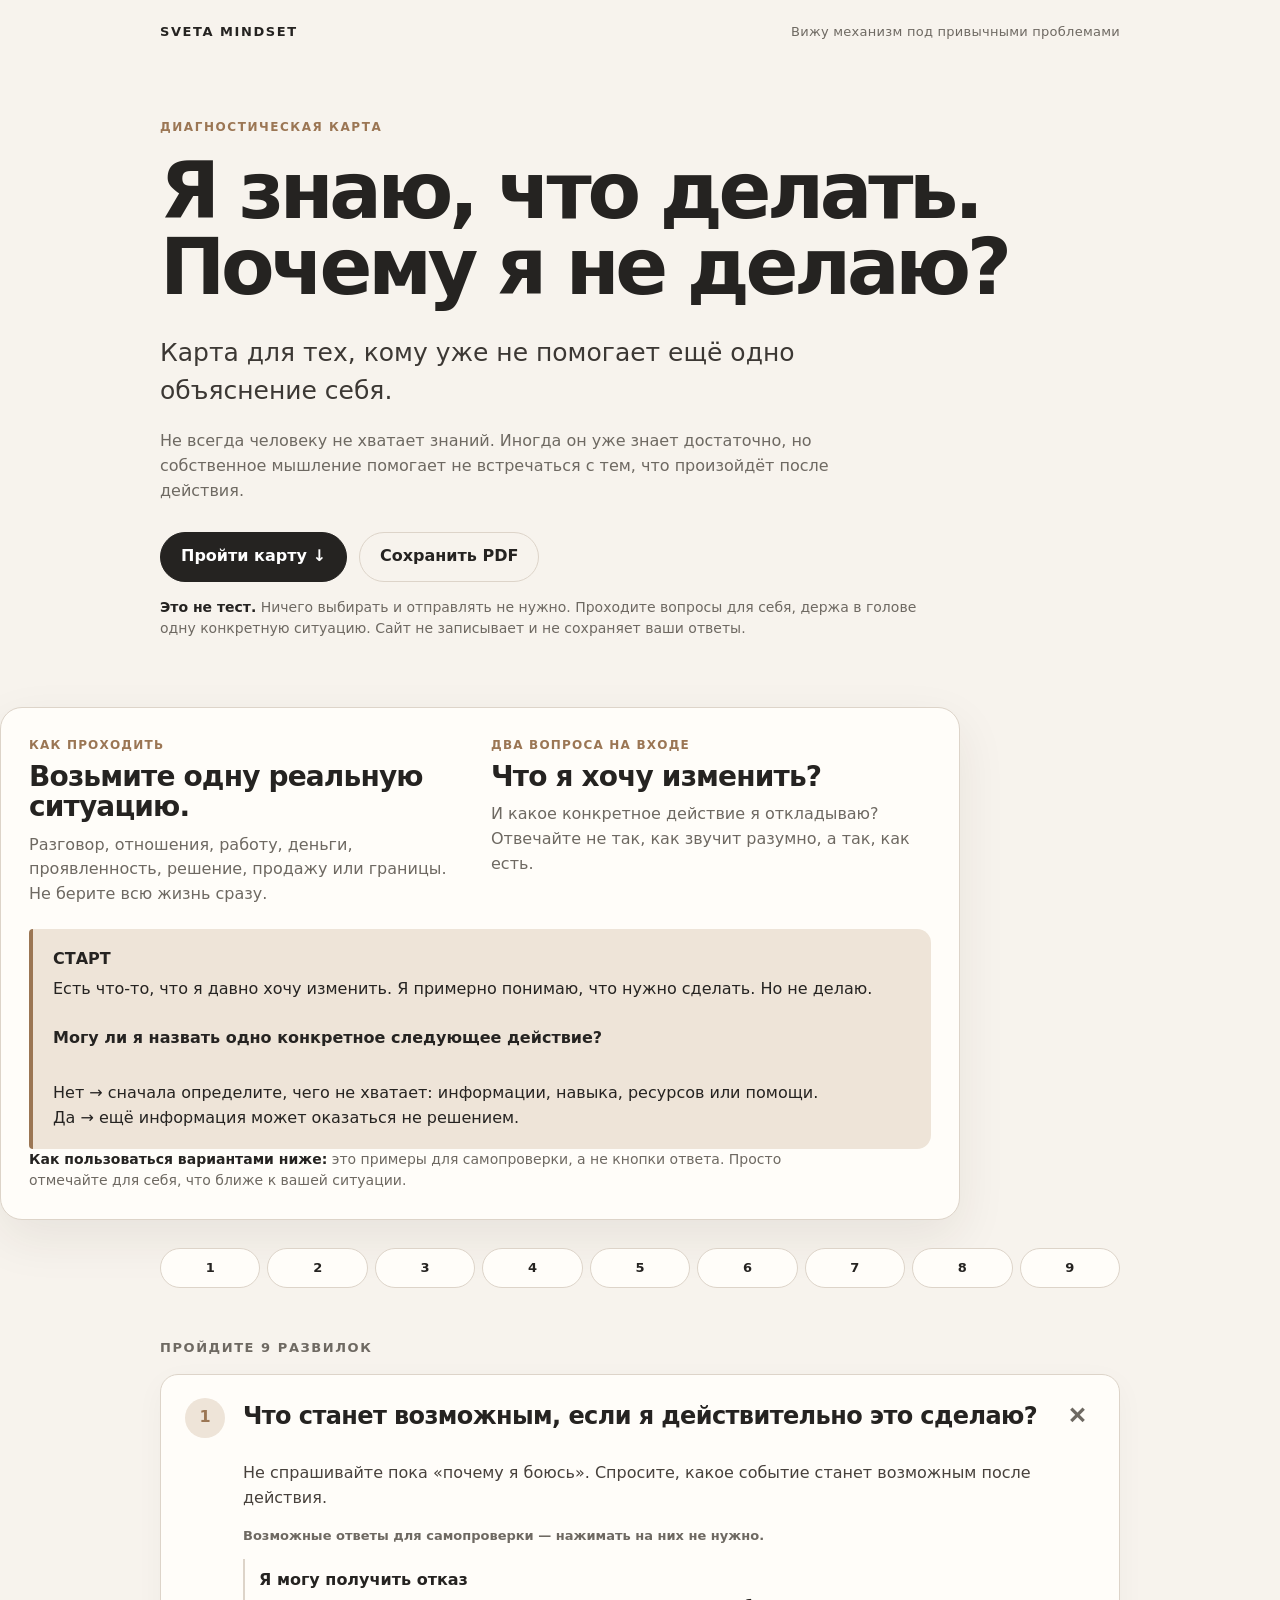
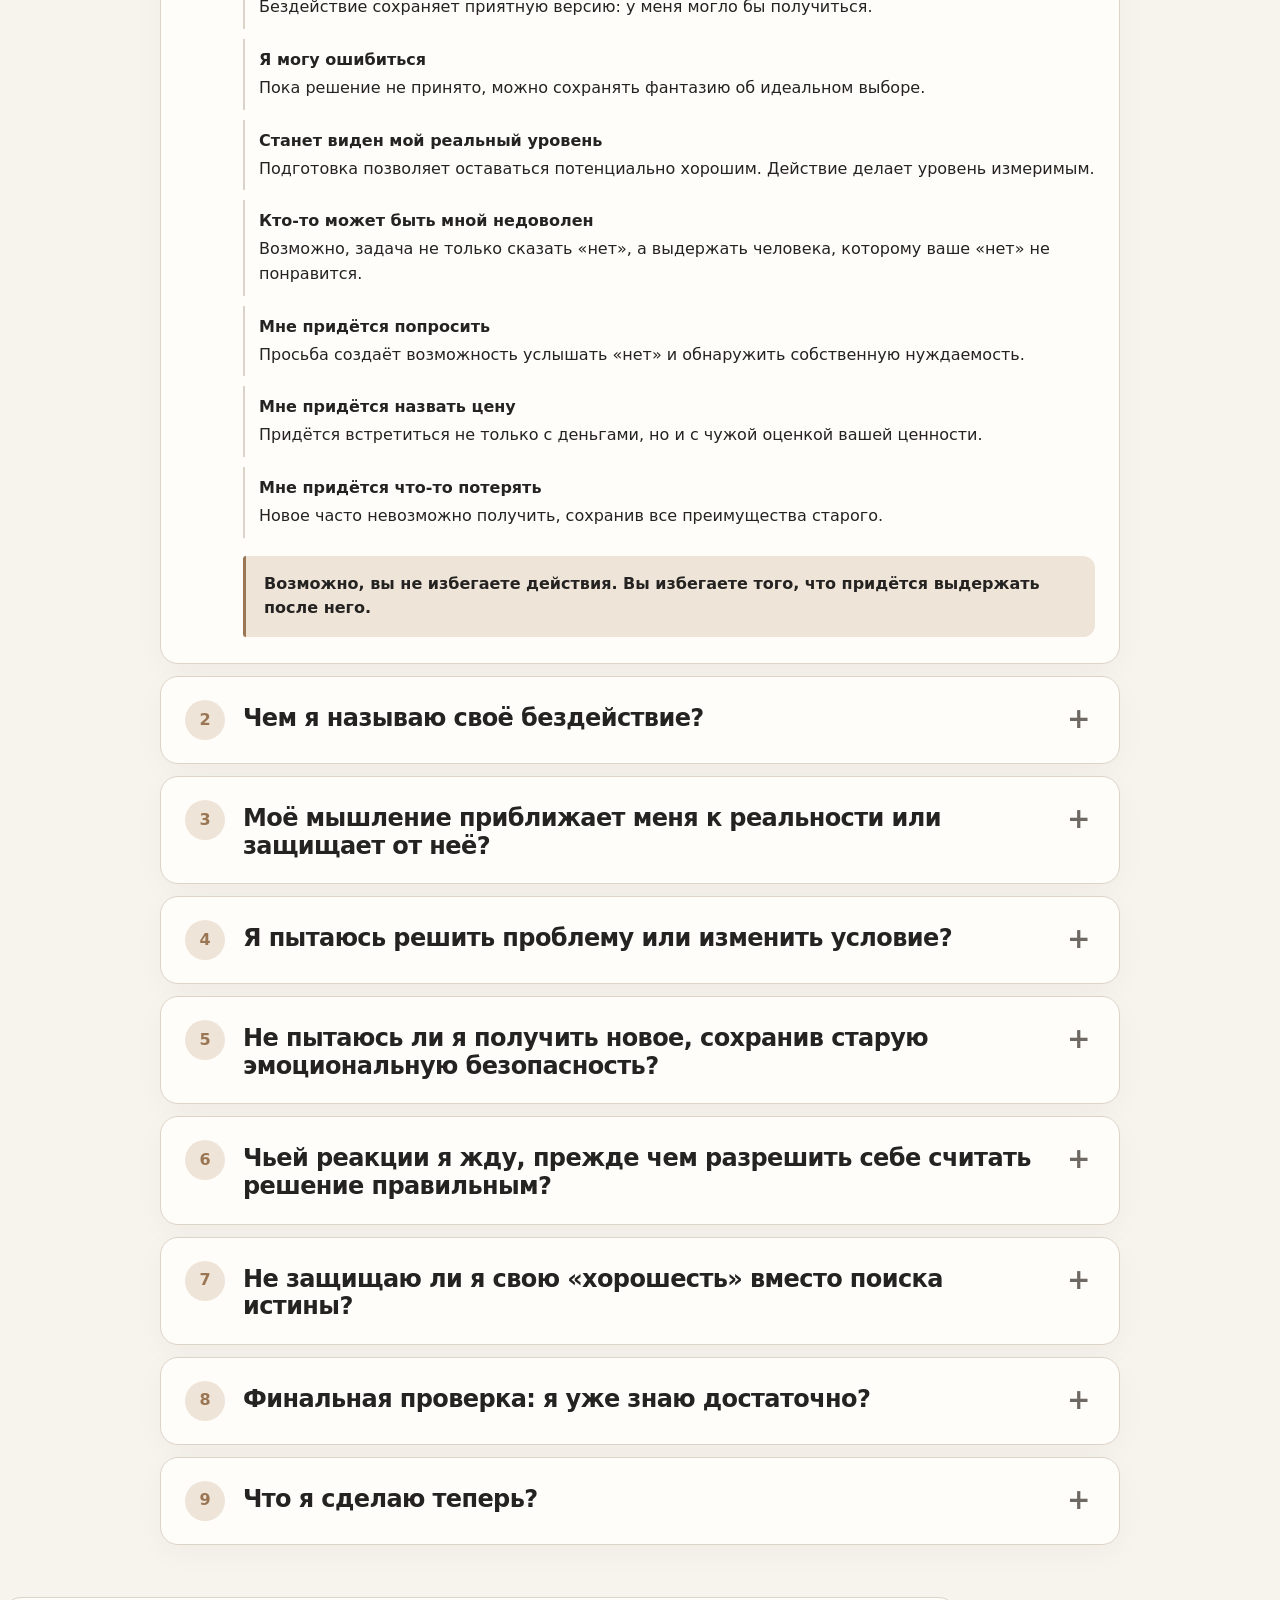
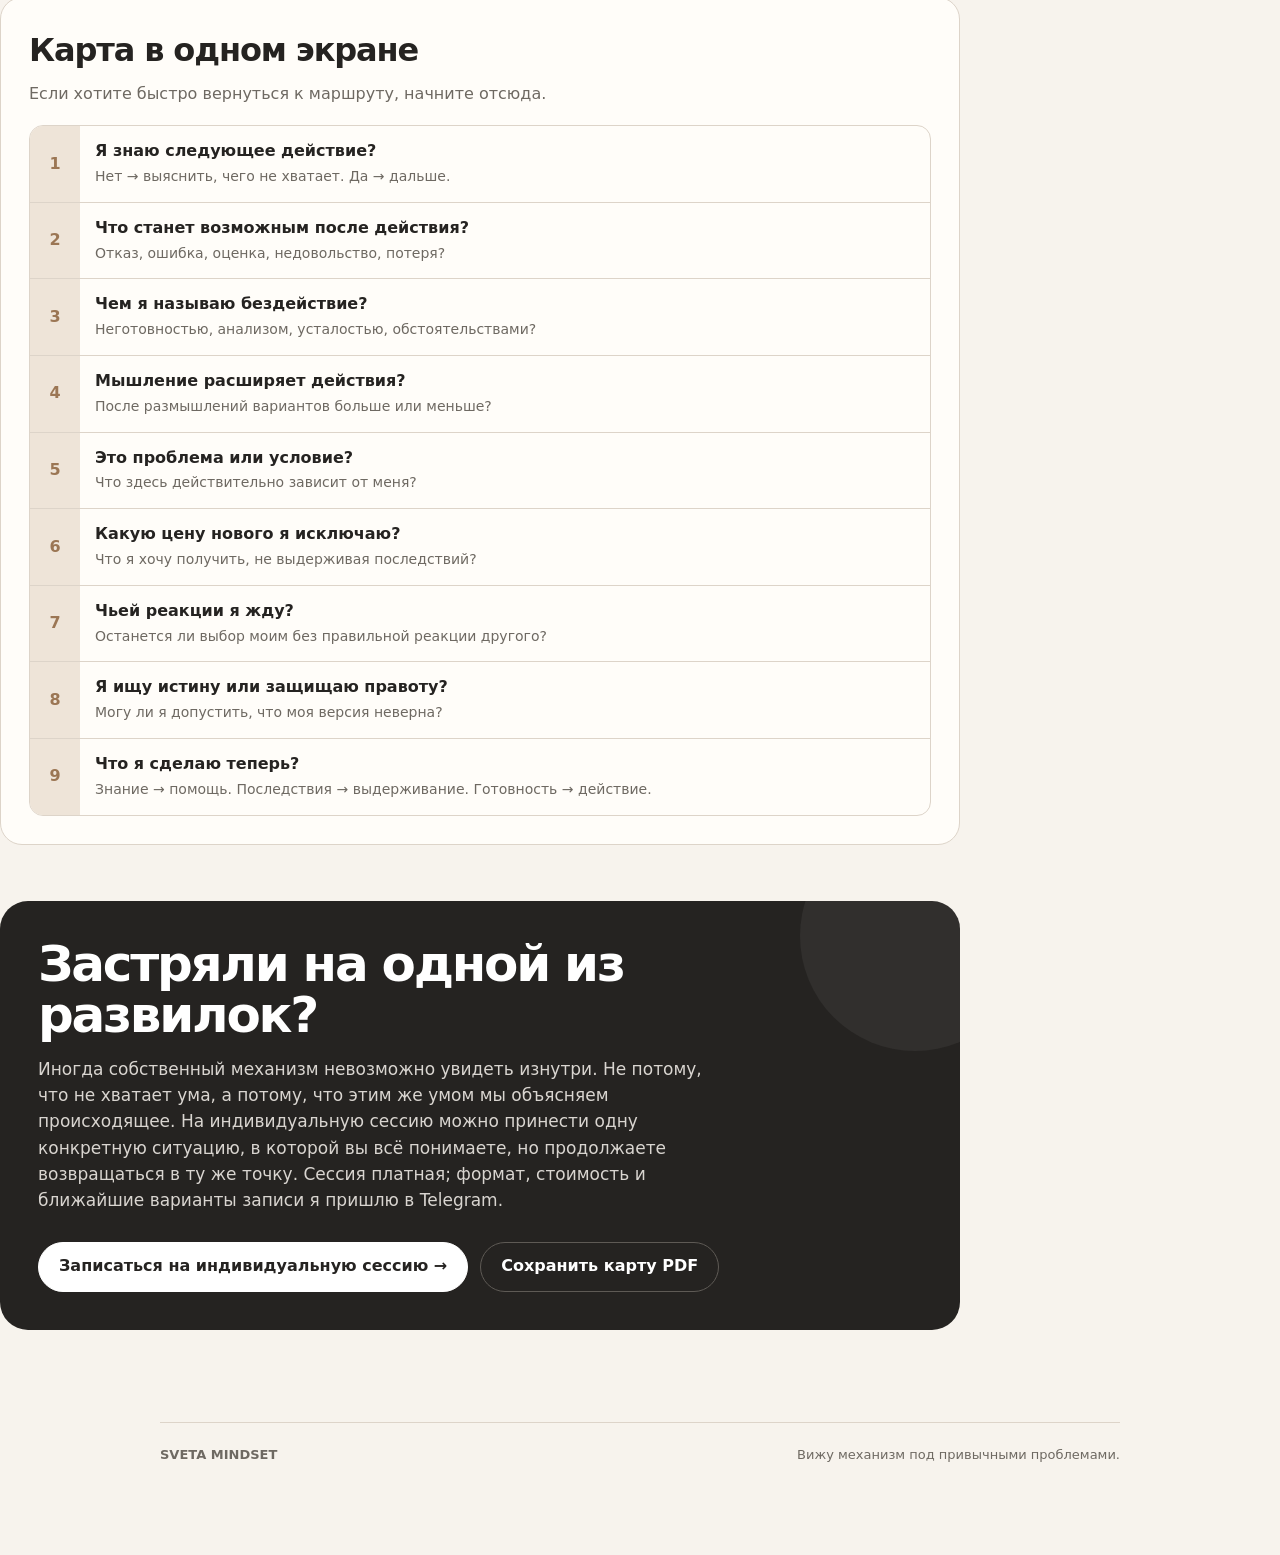
<file: map.html>
<!doctype html>
<html lang="ru">
<head>
  <meta charset="utf-8" />
  <meta name="viewport" content="width=device-width, initial-scale=1" />
  <meta name="description" content="Диагностическая карта SVETA MINDSET: «Я знаю, что делать. Почему я не делаю?»" />
  <title>Я знаю, что делать. Почему я не делаю? — SVETA MINDSET</title>
  <style>
    :root{
      --bg:#f7f3ed;
      --paper:#fffdf9;
      --ink:#252321;
      --muted:#6e6962;
      --line:#ddd4c9;
      --accent:#9b7654;
      --accent-soft:#eee4d8;
      --shadow:0 18px 50px rgba(46,37,28,.08);
      --radius:22px;
      --max:960px;
    }
    *{box-sizing:border-box}
    html{scroll-behavior:smooth}
    body{
      margin:0;
      background:var(--bg);
      color:var(--ink);
      font-family:Inter, ui-sans-serif, system-ui, -apple-system, BlinkMacSystemFont, "Segoe UI", sans-serif;
      line-height:1.55;
      -webkit-font-smoothing:antialiased;
    }
    a{color:inherit}
    .wrap{width:min(calc(100% - 32px),var(--max));margin-inline:auto}
    .brand{
      display:flex;justify-content:space-between;align-items:center;
      padding:22px 0;font-size:13px;letter-spacing:.12em;text-transform:uppercase;
    }
    .brand strong{font-weight:800}
    .brand span{color:var(--muted);letter-spacing:.02em;text-transform:none;font-size:13px}
    .hero{padding:54px 0 34px}
    .eyebrow{font-size:12px;font-weight:800;letter-spacing:.13em;text-transform:uppercase;color:var(--accent);margin-bottom:16px}
    h1{font-size:clamp(40px,7vw,78px);line-height:.98;letter-spacing:-.055em;margin:0;max-width:880px}
    .lead{font-size:clamp(19px,2.3vw,25px);max-width:760px;margin:28px 0 0;color:#3c3834}
    .sublead{max-width:690px;color:var(--muted);margin:18px 0 0;font-size:16px}
    .hero-actions{display:flex;gap:12px;flex-wrap:wrap;margin-top:28px}
    .privacy-note{
      margin:15px 0 0;max-width:760px;color:var(--muted);font-size:14px;line-height:1.5;
    }
    .privacy-note strong{color:var(--ink)}
    .btn{
      display:inline-flex;align-items:center;justify-content:center;gap:8px;
      min-height:50px;padding:0 20px;border-radius:999px;text-decoration:none;
      font-weight:750;border:1px solid var(--ink);transition:.2s ease;background:var(--ink);color:white;
    }
    .btn:hover{transform:translateY(-1px);box-shadow:0 8px 18px rgba(0,0,0,.09)}
    .btn.secondary{background:transparent;color:var(--ink);border-color:var(--line)}
    .intro-card{
      background:var(--paper);border:1px solid var(--line);box-shadow:var(--shadow);
      border-radius:var(--radius);padding:28px;margin:34px 0 26px;
    }
    .intro-grid{display:grid;grid-template-columns:1fr 1fr;gap:22px}
    .label{font-size:12px;text-transform:uppercase;letter-spacing:.1em;font-weight:800;color:var(--accent);margin-bottom:8px}
    .intro-card h2{font-size:28px;line-height:1.08;margin:0 0 10px;letter-spacing:-.03em}
    .intro-card p{margin:0;color:var(--muted)}
    .start{
      border-left:4px solid var(--accent);background:var(--accent-soft);
      padding:18px 20px;border-radius:4px 14px 14px 4px;margin-top:22px;
    }
    .start strong{display:block;margin-bottom:5px}
    .quicknav{display:grid;grid-template-columns:repeat(9,1fr);gap:7px;margin:28px 0 34px}
    .quicknav a{
      text-decoration:none;text-align:center;padding:9px 0;border-radius:999px;
      background:var(--paper);border:1px solid var(--line);font-weight:800;font-size:13px;
    }
    .section-title{font-size:13px;letter-spacing:.12em;text-transform:uppercase;color:var(--muted);margin:50px 0 16px;font-weight:800}
    details{
      background:var(--paper);border:1px solid var(--line);border-radius:18px;
      margin:12px 0;overflow:hidden;box-shadow:0 8px 30px rgba(46,37,28,.035)
    }
    summary{
      cursor:pointer;list-style:none;padding:23px 24px;display:grid;
      grid-template-columns:44px 1fr 28px;gap:14px;align-items:start;font-weight:800;
    }
    summary::-webkit-details-marker{display:none}
    .stepno{
      width:40px;height:40px;border-radius:50%;background:var(--accent-soft);color:var(--accent);
      display:flex;align-items:center;justify-content:center;font-weight:900
    }
    .sum-title{font-size:clamp(18px,2.4vw,24px);line-height:1.15;letter-spacing:-.025em;padding-top:5px}
    .plus{font-size:28px;line-height:1;color:var(--muted);transition:.2s transform;padding-top:5px}
    details[open] .plus{transform:rotate(45deg)}
    .content{padding:0 24px 26px 82px}
    .content p{margin:0 0 14px;color:#47413c}
    .options{display:grid;gap:10px;margin:16px 0}
    .options::before{
      content:"Возможные ответы для самопроверки — нажимать на них не нужно.";
      display:block;margin:0 0 2px;color:var(--muted);font-size:13px;font-weight:700;
    }
    .option{
      padding:9px 0 9px 14px;border:0;border-left:2px solid var(--line);
      border-radius:0;background:transparent;cursor:default;
    }
    .option strong{display:block;margin-bottom:3px;color:var(--ink)}
    .note{margin:18px 0 0;padding:16px 18px;background:var(--accent-soft);border-left:3px solid var(--accent);border-radius:3px 12px 12px 3px;font-weight:750}
    .split{display:grid;grid-template-columns:1fr 1fr;gap:12px;margin:14px 0}
    .split>div{padding:16px;border:1px solid var(--line);border-radius:14px;background:#faf7f2}
    .split h4{margin:0 0 9px;font-size:14px;text-transform:uppercase;letter-spacing:.04em}
    ul{padding-left:20px;margin:8px 0} li{margin:5px 0}
    .one-screen{background:var(--paper);border:1px solid var(--line);border-radius:var(--radius);padding:28px;margin:52px 0}
    .one-screen h2{font-size:32px;letter-spacing:-.035em;margin:0 0 7px}
    .one-screen>p{color:var(--muted);margin:0 0 18px}
    .route{display:grid;gap:0;border:1px solid var(--line);border-radius:14px;overflow:hidden}
    .route-row{display:grid;grid-template-columns:50px 1fr;border-bottom:1px solid var(--line)}
    .route-row:last-child{border-bottom:0}.route-num{display:flex;justify-content:center;align-items:center;background:var(--accent-soft);font-weight:850;color:var(--accent)}
    .route-copy{padding:13px 15px}.route-copy strong{display:block}.route-copy span{color:var(--muted);font-size:14px}
    .cta{
      margin:56px 0 92px;background:var(--ink);color:white;border-radius:28px;padding:38px;
      position:relative;overflow:hidden;
    }
    .cta:after{content:"";position:absolute;width:230px;height:230px;border-radius:50%;background:rgba(255,255,255,.055);right:-70px;top:-80px}
    .cta h2{font-size:clamp(30px,5vw,50px);line-height:1.02;letter-spacing:-.045em;margin:0 0 15px;max-width:690px}
    .cta p{max-width:690px;color:#d9d5d0;margin:0 0 23px;font-size:17px}
    .cta .btn{background:white;color:var(--ink);border-color:white;position:relative;z-index:1}
    .cta .btn.secondary{background:transparent;color:white;border-color:#5e5a55}
    footer{border-top:1px solid var(--line);padding:22px 0 90px;color:var(--muted);font-size:13px;display:flex;justify-content:space-between;gap:18px}
    .mobile-cta{display:none}
    @media (max-width:720px){
      .wrap{width:min(calc(100% - 22px),var(--max))}
      .brand span{display:none}.hero{padding-top:34px}.lead{margin-top:22px}
      .intro-grid,.split{grid-template-columns:1fr}.intro-card{padding:22px}.quicknav{grid-template-columns:repeat(5,1fr)}
      summary{grid-template-columns:38px 1fr 22px;padding:18px 16px;gap:10px}.stepno{width:36px;height:36px}.content{padding:0 16px 21px 16px}
      .cta{padding:27px 22px;margin-bottom:54px}.cta .hero-actions{display:grid}.cta .btn{width:100%}
      footer{padding-bottom:34px;display:block}
      .mobile-cta{
        display:block;position:fixed;z-index:30;left:12px;right:12px;bottom:calc(10px + env(safe-area-inset-bottom,0px));
        opacity:0;transform:translateY(18px);pointer-events:none;transition:opacity .2s ease,transform .2s ease;
      }
      .mobile-cta.is-visible{opacity:1;transform:translateY(0);pointer-events:auto}
      .mobile-cta .btn{
        width:100%;min-height:58px;padding:13px 20px;border-radius:999px;font-size:16px;line-height:1.1;
        box-shadow:0 8px 22px rgba(0,0,0,.18);
      }
    }
  </style>
<script defer src="https://cloud.umami.is/script.js" data-website-id="4b90516c-ebf1-4b28-96b4-210161a75936" data-exclude-hash="true"></script></head>
<body>
  <header class="wrap brand">
    <strong>SVETA MINDSET</strong>
    <span>Вижу механизм под привычными проблемами</span>
  </header>

  <main>
    <section class="wrap hero">
      <div class="eyebrow">Диагностическая карта</div>
      <h1>Я знаю, что делать.<br>Почему я не делаю?</h1>
      <p class="lead">Карта для тех, кому уже не помогает ещё одно объяснение себя.</p>
      <p class="sublead">Не всегда человеку не хватает знаний. Иногда он уже знает достаточно, но собственное мышление помогает не встречаться с тем, что произойдёт после действия.</p>
      <div class="hero-actions">
        <a class="btn" href="#map" data-umami-event="map_start">Пройти карту ↓</a>
        <a class="btn secondary" href="mindset-map.pdf" target="_blank" rel="noopener" data-umami-event="pdf_click">Сохранить PDF</a>
      </div>
      <p class="privacy-note"><strong>Это не тест.</strong> Ничего выбирать и отправлять не нужно. Проходите вопросы для себя, держа в голове одну конкретную ситуацию. Сайт не записывает и не сохраняет ваши ответы.</p>
    </section>

    <section class="wrap intro-card">
      <div class="intro-grid">
        <div>
          <div class="label">Как проходить</div>
          <h2>Возьмите одну реальную ситуацию.</h2>
          <p>Разговор, отношения, работу, деньги, проявленность, решение, продажу или границы. Не берите всю жизнь сразу.</p>
        </div>
        <div>
          <div class="label">Два вопроса на входе</div>
          <h2>Что я хочу изменить?</h2>
          <p>И какое конкретное действие я откладываю? Отвечайте не так, как звучит разумно, а так, как есть.</p>
        </div>
      </div>
      <div class="start"><strong>СТАРТ</strong>Есть что-то, что я давно хочу изменить. Я примерно понимаю, что нужно сделать. Но не делаю.<br><br><strong>Могу ли я назвать одно конкретное следующее действие?</strong><br>Нет → сначала определите, чего не хватает: информации, навыка, ресурсов или помощи.<br>Да → ещё информация может оказаться не решением.</div>
      <p class="privacy-note"><strong>Как пользоваться вариантами ниже:</strong> это примеры для самопроверки, а не кнопки ответа. Просто отмечайте для себя, что ближе к вашей ситуации.</p>
    </section>

    <section class="wrap" id="map">
      <nav class="quicknav" aria-label="Шаги карты">
        <a href="#s1">1</a><a href="#s2">2</a><a href="#s3">3</a><a href="#s4">4</a><a href="#s5">5</a><a href="#s6">6</a><a href="#s7">7</a><a href="#s8">8</a><a href="#s9">9</a>
      </nav>
      <div class="section-title">Пройдите 9 развилок</div>

      <details id="s1" open>
        <summary><span class="stepno">1</span><span class="sum-title">Что станет возможным, если я действительно это сделаю?</span><span class="plus">+</span></summary>
        <div class="content">
          <p>Не спрашивайте пока «почему я боюсь». Спросите, какое событие станет возможным после действия.</p>
          <div class="options">
            <div class="option"><strong>Я могу получить отказ</strong>Бездействие сохраняет приятную версию: у меня могло бы получиться.</div>
            <div class="option"><strong>Я могу ошибиться</strong>Пока решение не принято, можно сохранять фантазию об идеальном выборе.</div>
            <div class="option"><strong>Станет виден мой реальный уровень</strong>Подготовка позволяет оставаться потенциально хорошим. Действие делает уровень измеримым.</div>
            <div class="option"><strong>Кто-то может быть мной недоволен</strong>Возможно, задача не только сказать «нет», а выдержать человека, которому ваше «нет» не понравится.</div>
            <div class="option"><strong>Мне придётся попросить</strong>Просьба создаёт возможность услышать «нет» и обнаружить собственную нуждаемость.</div>
            <div class="option"><strong>Мне придётся назвать цену</strong>Придётся встретиться не только с деньгами, но и с чужой оценкой вашей ценности.</div>
            <div class="option"><strong>Мне придётся что-то потерять</strong>Новое часто невозможно получить, сохранив все преимущества старого.</div>
          </div>
          <div class="note">Возможно, вы не избегаете действия. Вы избегаете того, что придётся выдержать после него.</div>
        </div>
      </details>

      <details id="s2">
        <summary><span class="stepno">2</span><span class="sum-title">Чем я называю своё бездействие?</span><span class="plus">+</span></summary>
        <div class="content">
          <div class="options">
            <div class="option"><strong>«Я ещё не готова»</strong>Что конкретно должно появиться? Есть измеримый ответ или «готовность» означает «мне больше не будет страшно»?</div>
            <div class="option"><strong>«Мне надо ещё подумать»</strong>Что изменилось после предыдущих десяти размышлений? Появилось действие или только более убедительное объяснение?</div>
            <div class="option"><strong>«Мне нужно сначала разобраться в себе»</strong>Что именно вы пока не знаете? Этот ответ действительно изменит следующее действие?</div>
            <div class="option"><strong>«Сейчас неподходящее время»</strong>Какие обстоятельства должны измениться? Вы можете на них влиять?</div>
            <div class="option"><strong>«Я такой человек»</strong>Это условие или объяснение, освобождающее от выбора?</div>
            <div class="option"><strong>«Я просто устала»</strong>Тогда нужен отдых. После отдыха действие возвращается? Если нет, возможно, дело было не только в усталости.</div>
          </div>
          <div class="note">Хорошее объяснение и хорошее решение — не одно и то же.</div>
        </div>
      </details>

      <details id="s3">
        <summary><span class="stepno">3</span><span class="sum-title">Моё мышление приближает меня к реальности или защищает от неё?</span><span class="plus">+</span></summary>
        <div class="content">
          <div class="split">
            <div><h4>Мышление работает на меня</h4><ul><li>фактов становится больше</li><li>варианты яснее</li><li>неопределённость уменьшается</li><li>появляется решение</li><li>появляется следующее действие</li><li>я допускаю, что могу ошибаться</li></ul></div>
            <div><h4>Мышление сохраняет старое</h4><ul><li>объяснений становится больше</li><li>вопросов становится больше</li><li>решение отодвигается</li><li>я ищу гарантии</li><li>мне нужно чужое подтверждение</li><li>новое обстоятельство становится причиной ничего не решать</li></ul></div>
          </div>
          <div class="note">После всех моих размышлений у меня стало больше доступных действий или меньше?</div>
        </div>
      </details>

      <details id="s4">
        <summary><span class="stepno">4</span><span class="sum-title">Я пытаюсь решить проблему или изменить условие?</span><span class="plus">+</span></summary>
        <div class="content">
          <p><strong>Могу ли я непосредственно изменить это?</strong> Если да, что конкретно зависит от меня? Если нет, возможно, это условие. Тогда нужно менять не реальность, а вопрос.</p>
          <div class="options">
            <div class="option"><strong>Партнёр меня не понимает</strong>Не: «Как заставить его наконец меня понять?»<br>А: «Что я буду делать, учитывая его реальную способность понимать меня?»</div>
            <div class="option"><strong>Меня могут осуждать за блог</strong>Не: «Как сделать, чтобы никто не осуждал?»<br>А: «Буду ли я публиковать, если некоторые люди действительно будут меня осуждать?»</div>
            <div class="option"><strong>Продажи</strong>Не: «Как продавать и никогда не получать отказов?»<br>А: «Могу ли я продавать в реальности, где часть людей скажет нет?»</div>
          </div>
          <div class="note">Иногда решение не убирает неприятную реальность. Оно определяет, что вы будете делать с её учётом.</div>
        </div>
      </details>

      <details id="s5">
        <summary><span class="stepno">5</span><span class="sum-title">Не пытаюсь ли я получить новое, сохранив старую эмоциональную безопасность?</span><span class="plus">+</span></summary>
        <div class="content">
          <ul><li>Хочу проявляться, но не хочу выглядеть нелепо.</li><li>Хочу продавать, но не хочу слышать «нет».</li><li>Хочу поднять цену, но не хочу потерять тех, кому дорого.</li><li>Хочу говорить прямо, но не хочу, чтобы на меня обижались.</li><li>Хочу быть самостоятельной, но не хочу ошибаться.</li><li>Хочу близости, но не хочу нуждаться.</li><li>Хочу нового уровня, но не хочу снова оказаться новичком.</li><li>Хочу изменить жизнь, но хочу, чтобы окружающие продолжили реагировать на меня по-старому.</li></ul>
          <div class="note">Какую цену нового результата я пытаюсь исключить из сделки?</div>
        </div>
      </details>

      <details id="s6">
        <summary><span class="stepno">6</span><span class="sum-title">Чьей реакции я жду, прежде чем разрешить себе считать решение правильным?</span><span class="plus">+</span></summary>
        <div class="content">
          <p>Если я сделаю это, а другой человек не похвалит, не поблагодарит, не поймёт, обидится, откажет, не выберет, не заметит или скажет, что я ошиблась, <strong>я всё ещё хочу это сделать?</strong></p>
          <div class="options"><div class="option"><strong>Да</strong>Возможно, это действительно мой выбор.</div><div class="option"><strong>Нет</strong>Возможно, внутри решения спрятан договор: «Я сделаю X, если ты в ответ дашь мне Y».</div></div>
          <div class="note">Иногда мы называем выбором действие, последнюю точку в котором должен поставить другой человек.</div>
        </div>
      </details>

      <details id="s7">
        <summary><span class="stepno">7</span><span class="sum-title">Не защищаю ли я свою «хорошесть» вместо поиска истины?</span><span class="plus">+</span></summary>
        <div class="content">
          <div class="split"><div><h4>Исследую</h4><ul><li>интересуюсь</li><li>проверяю факты</li><li>могу сказать «я ошибалась»</li></ul></div><div><h4>Защищаюсь</h4><ul><li>объясняю, почему другой не понимает</li><li>ищу аргумент в свою пользу</li><li>обесцениваю источник</li><li>воспринимаю ошибку как поражение</li></ul></div></div>
          <div class="note">Я сейчас пытаюсь понять, что правда, или доказать, что права я? Мышление может позволить себе проиграть спор. Правота — нет.</div>
        </div>
      </details>

      <details id="s8">
        <summary><span class="stepno">8</span><span class="sum-title">Финальная проверка: я уже знаю достаточно?</span><span class="plus">+</span></summary>
        <div class="content">
          <p><strong>1.</strong> Какое действие я уже знаю, что могу сделать?</p><p><strong>2.</strong> Что мне придётся почувствовать или выдержать, если я его сделаю?</p><p><strong>3.</strong> Я действительно не знаю, что делать, или не согласна платить эту цену?</p>
          <div class="options"><div class="option"><strong>Я не знаю</strong>Ищу информацию, навык или помощь.</div><div class="option"><strong>Я знаю, но не могу себе позволить последствия</strong>Работаю не над знаниями, а над тем, что мне трудно выдерживать.</div><div class="option"><strong>Я знаю и готова</strong>Одно конкретное действие в ближайшие 24 часа.</div></div>
        </div>
      </details>

      <details id="s9">
        <summary><span class="stepno">9</span><span class="sum-title">Что я сделаю теперь?</span><span class="plus">+</span></summary>
        <div class="content">
          <p>Если не знаете, доберите информацию, навык или помощь. Если знаете, но не выдерживаете последствия, работайте с последствиями. Если знаете и готовы, перенесите ответ из головы в реальность.</p>
          <div class="note">Иногда следующий уровень понимания — перестать понимать и проверить свою версию действием.</div>
        </div>
      </details>
    </section>

    <section class="wrap one-screen">
      <h2>Карта в одном экране</h2><p>Если хотите быстро вернуться к маршруту, начните отсюда.</p>
      <div class="route">
        <div class="route-row"><div class="route-num">1</div><div class="route-copy"><strong>Я знаю следующее действие?</strong><span>Нет → выяснить, чего не хватает. Да → дальше.</span></div></div>
        <div class="route-row"><div class="route-num">2</div><div class="route-copy"><strong>Что станет возможным после действия?</strong><span>Отказ, ошибка, оценка, недовольство, потеря?</span></div></div>
        <div class="route-row"><div class="route-num">3</div><div class="route-copy"><strong>Чем я называю бездействие?</strong><span>Неготовностью, анализом, усталостью, обстоятельствами?</span></div></div>
        <div class="route-row"><div class="route-num">4</div><div class="route-copy"><strong>Мышление расширяет действия?</strong><span>После размышлений вариантов больше или меньше?</span></div></div>
        <div class="route-row"><div class="route-num">5</div><div class="route-copy"><strong>Это проблема или условие?</strong><span>Что здесь действительно зависит от меня?</span></div></div>
        <div class="route-row"><div class="route-num">6</div><div class="route-copy"><strong>Какую цену нового я исключаю?</strong><span>Что я хочу получить, не выдерживая последствий?</span></div></div>
        <div class="route-row"><div class="route-num">7</div><div class="route-copy"><strong>Чьей реакции я жду?</strong><span>Останется ли выбор моим без правильной реакции другого?</span></div></div>
        <div class="route-row"><div class="route-num">8</div><div class="route-copy"><strong>Я ищу истину или защищаю правоту?</strong><span>Могу ли я допустить, что моя версия неверна?</span></div></div>
        <div class="route-row"><div class="route-num">9</div><div class="route-copy"><strong>Что я сделаю теперь?</strong><span>Знание → помощь. Последствия → выдерживание. Готовность → действие.</span></div></div>
      </div>
    </section>

    <section class="wrap cta" id="cta">
      <h2>Застряли на одной из развилок?</h2>
      <p>Иногда собственный механизм невозможно увидеть изнутри. Не потому, что не хватает ума, а потому, что этим же умом мы объясняем происходящее.
        На индивидуальную сессию можно принести одну конкретную ситуацию, в которой вы всё понимаете, но продолжаете возвращаться в ту же точку.
        Сессия платная; формат, стоимость и ближайшие варианты записи я пришлю в Telegram.</p>
      <div class="hero-actions">
        <a class="btn js-telegram" href="#" data-umami-event="telegram_click">Записаться на индивидуальную сессию →</a>
        <a class="btn secondary" href="mindset-map.pdf" target="_blank" rel="noopener" data-umami-event="pdf_click">Сохранить карту PDF</a>
      </div>
    </section>
  </main>

  <footer class="wrap"><strong>SVETA MINDSET </strong><span>  Вижу механизм под привычными проблемами.</span></footer>

  <div class="mobile-cta"><a class="btn js-telegram" href="#" data-umami-event="telegram_click"> Записаться на сессию →</a></div>

  <script>
    if ('scrollRestoration' in history) {
  history.scrollRestoration = 'manual';
}

window.addEventListener('pageshow', () => {
  window.scrollTo(0, 0);
});
    const TELEGRAM_URL = 'https://t.me/m/J5IMxP3bMmFi';
    document.querySelectorAll('.js-telegram').forEach(a => {
      if (TELEGRAM_URL.startsWith('http')) a.href = TELEGRAM_URL;
      else a.addEventListener('click', e => { e.preventDefault(); });
    });

    // Mobile CTA: do not sell on the first screen. Show it only after the reader
    // reaches the map, and hide it again when the final CTA block is on screen.
    const mobileCta = document.querySelector('.mobile-cta');
    const mapSection = document.querySelector('#map');
    const finalCta = document.querySelector('#cta');
const mapStartButton = document.querySelector('[data-umami-event="map_start"]');

let mapStarted = false;
let mapCompletedTracked = false;

if (mapStartButton) {
  mapStartButton.addEventListener('click', () => {
    mapStarted = true;
  });
}

const completeObserver = new IntersectionObserver((entries) => {
  entries.forEach((entry) => {
    if (entry.isIntersecting && mapStarted && !mapCompletedTracked) {
      mapCompletedTracked = true;

      if (typeof umami !== 'undefined') {
        umami.track('map_complete');
      }
    }
  });
}, { threshold: 0.5 });

if (finalCta) {
  completeObserver.observe(finalCta);
}
    function updateMobileCta() {
      if (!mobileCta || !mapSection || !finalCta || window.innerWidth > 720) {
        mobileCta?.classList.remove('is-visible');
        return;
      }
      const mapTop = mapSection.getBoundingClientRect().top;
      const finalTop = finalCta.getBoundingClientRect().top;
      const hasStartedMap = mapTop < window.innerHeight * 0.72;
      const finalBlockReached = finalTop < window.innerHeight * 0.92;
      mobileCta.classList.toggle('is-visible', hasStartedMap && !finalBlockReached);
    }

    window.addEventListener('scroll', updateMobileCta, {passive:true});
    window.addEventListener('resize', updateMobileCta);
    window.addEventListener('load', updateMobileCta);
    document.querySelector('a[href="#map"]')?.addEventListener('click', () => {
      setTimeout(updateMobileCta, 350);
    });
  </script>
</body>
</html>
</file>
<file: styles.css>
:root {
  color-scheme: light;
  --paper: #f7f5ef;
  --ink: #272c29;
  --muted: #606660;
  --accent: #3e594b;
  --line: #cccfc5;
  --tint: #e9ede5;
  --serif: Georgia, "Times New Roman", serif;
  --sans: -apple-system, BlinkMacSystemFont, "Segoe UI", Arial, sans-serif;
}

* { box-sizing: border-box; }
html { scroll-padding-top: 24px; }
body {
  margin: 0;
  background: var(--paper);
  color: var(--ink);
  font-family: var(--sans);
  font-size: 18px;
  line-height: 1.65;
  -webkit-text-size-adjust: 100%;
}
::selection { background: #d4ddcf; color: var(--ink); }
.container { width: min(100% - 40px, 1080px); margin-inline: auto; }
.section { padding-block: 72px; }
.reading { max-width: 640px; }
h1, h2, h3, p, blockquote { margin: 0; }
p + p { margin-top: 20px; }
h1, h2, .statement, .hero-subtitle, .you {
  font-family: var(--serif);
  font-weight: 400;
  text-wrap: balance;
}
h1, h2, h3, p, li { overflow-wrap: break-word; }
h1 { max-width: 1000px; font-size: clamp(40px, 7vw, 84px); line-height: 1.07; letter-spacing: -0.035em; }
h2 { max-width: 880px; margin-bottom: 40px; font-size: clamp(32px, 4.5vw, 54px); line-height: 1.16; letter-spacing: -0.025em; }
h3 { font-size: 21px; line-height: 1.4; font-weight: 500; }
strong { font-weight: inherit; }
.statement { font-size: clamp(28px, 3.5vw, 40px); line-height: 1.28; letter-spacing: -0.018em; }
.hero { padding-top: 64px; }
.hero-subtitle { max-width: 770px; margin-top: 23px; color: #535e55; font-size: clamp(28px, 4vw, 46px); line-height: 1.2; }
.hero-body { margin-top: 45px; }
.intentions { list-style: none; margin: 21px 0 28px; padding: 0 0 0 20px; border-left: 1px solid var(--line); color: var(--muted); }
.intentions li + li { margin-top: 5px; }
.you { margin-block: 24px; font-size: 58px; line-height: 1; }
.hero-statement { margin-top: 31px; color: var(--accent); }
.button {
  display: inline-flex;
  align-items: center;
  justify-content: center;
  gap: 18px;
  width: 100%;
  min-height: 60px;
  margin-top: 32px;
  padding: 16px 20px;
  border: 1px solid var(--accent);
  border-radius: 2px;
  background: var(--accent);
  color: var(--paper);
  font: 500 17px/1.45 var(--sans);
  text-align: center;
  text-decoration: none;
}
.button:not(:disabled):hover { background: #30483b; }
a:focus-visible, .button:enabled:focus-visible { outline: 3px solid var(--ink); outline-offset: 5px; }
.button:disabled { background: #dce2d8; border-color: #aebbac; color: #52604f; cursor: not-allowed; }
.hero .button { margin-top: 28px; }
.note { margin-top: 18px; color: var(--muted); font-size: 15px; line-height: 1.6; max-width: 440px; }
.recognition { border-top: 1px solid var(--line); }
.situations { padding: 0; margin: 0; list-style: none; counter-reset: situation; }
.situations li { position: relative; padding: 28px 0 30px 36px; border-top: 1px solid var(--line); counter-increment: situation; }
.situations li::before { content: counter(situation, decimal-leading-zero); position: absolute; left: 0; top: 31px; color: var(--accent); font-size: 13px; font-variant-numeric: tabular-nums; }
.situations li:last-child { border-bottom: 1px solid var(--line); }
.situations h3 { margin-bottom: 14px; }
.situations p { color: var(--muted); }
.closing { margin-top: 48px; }
.closing .statement { margin-top: 28px; }
.cognitive-turn { background: var(--tint); }
.self-descriptions { margin-block: 32px 40px; padding-left: 22px; border-left: 1px solid #a9b5a5; }
blockquote { font-family: var(--serif); font-size: 25px; line-height: 1.4; }
.self-descriptions > p { margin-block: 14px; color: var(--muted); font-size: 15px; }
.question-turn { margin-top: 40px; }
.question-turn blockquote { margin-block: 18px 28px; }
.central-question { max-width: 900px; margin-top: 28px; padding-top: 30px; border-top: 1px solid #a9b5a5; font-size: clamp(34px, 4.5vw, 54px); color: var(--accent); }
.model-chain { list-style: none; padding: 32px 0; margin: 0; text-align: center; }
.model-chain li { max-width: 330px; margin-inline: auto; font-size: 16px; font-weight: 500; line-height: 1.45; letter-spacing: 0.035em; }
.model-chain li:first-child > span:first-child { font-family: var(--serif); font-size: 36px; letter-spacing: 0; color: var(--accent); }
.chain-arrow { display: block; padding-block: 20px; font-size: 27px; font-weight: 400; color: var(--accent); }
.model-body { margin-top: 36px; }
.habitual-actions { margin-block: 24px 32px; color: var(--muted); }
.habitual-actions p + p { margin-top: 8px; }
.model-closing { max-width: 840px; margin-top: 40px; }
.diagnostic-intro { border-top: 1px solid var(--line); padding-bottom: 88px; }
.hypothesis-note { margin-top: 32px; padding-left: 20px; border-left: 2px solid var(--accent); }
.hypothesis-note p + p { margin-top: 4px; }

@media (min-width: 700px) {
  body { font-size: 19px; }
  .container { width: min(100% - 96px, 1080px); }
  .section { padding-block: 104px; }
  .hero { padding-top: 96px; }
  .hero-body { margin-top: 55px; margin-left: 17%; }
  .button { width: auto; min-width: 280px; }
  .situations li { display: grid; grid-template-columns: minmax(0, 0.85fr) minmax(0, 1.15fr); gap: 36px; padding: 32px 0 36px 48px; }
  .situations li::before { top: 37px; }
  .situations h3 { margin-bottom: 0; font-size: 24px; }
  .closing, .cognitive-turn .reading, .diagnostic-intro .reading { margin-left: 17%; }
  .closing { margin-top: 64px; }
  .central-question { margin-top: 40px; padding-top: 40px; }
  .model-layout { display: grid; grid-template-columns: minmax(0, 1fr) minmax(0, 1fr); gap: 48px; align-items: center; }
  .model-body { margin-top: 0; }
  .model-closing { margin-top: 56px; }
  .diagnostic-intro { padding-bottom: 120px; }
}

/* Phase 2: long-form editorial sections. Phase 1 rules remain unchanged. */
.editorial { border-top: 1px solid var(--line); }
.editorial-body { max-width: 640px; }
.editorial blockquote { margin-block: 24px; padding-left: 20px; border-left: 1px solid var(--line); }
.editorial .payoff { margin-top: 40px; color: var(--accent); }
.editorial-list { margin-block: 28px; padding-left: 23px; }
.editorial-list li { padding-left: 5px; }
.editorial-list li + li { margin-top: 12px; }
.explanation { padding-top: 96px; }
.explanation h2 { margin-bottom: 24px; }
.explanation .payoff:first-child { margin-top: 0; margin-bottom: 48px; }
.explanation .familiar-phrase { font-family: var(--serif); font-size: 24px; line-height: 1.4; }
.explanation .familiar-phrase + .familiar-phrase { margin-top: 10px; }
.explanation .familiar-phrase + p:not(.familiar-phrase) { margin-top: 36px; }
.borrowed .inherited-rule { color: var(--muted); font-family: var(--serif); font-size: 24px; line-height: 1.45; }
.borrowed .inherited-rule + .inherited-rule { margin-top: 10px; }
.borrowed .inherited-rule + p:not(.inherited-rule) { margin-top: 36px; }
.editorial .identity-quote { margin-block: 30px 40px; padding-left: 0; border: 0; color: var(--accent); font-size: clamp(34px, 4.5vw, 52px); }
.growing { background: var(--tint); }
.growing .payoff { padding-top: 32px; border-top: 1px solid #a9b5a5; }
.growing .payoff:last-child { font-size: clamp(34px, 4.5vw, 54px); }
.knowing .editorial-body > p:not(.payoff) { padding-block: 24px; margin: 0; border-bottom: 1px solid var(--line); }
.knowing .payoff { margin-top: 48px; }
.limitations .limit-lead { margin-top: 34px; padding-top: 28px; border-top: 1px solid var(--line); font-family: var(--serif); font-size: 27px; line-height: 1.35; }
.limitations .limit-lead:first-child { margin-top: 0; }
.limitations .limit-lead + p { margin-top: 12px; color: var(--muted); }
.limitations .payoff { margin-top: 48px; }
.audience-for .editorial-list, .audience-not .editorial-list { list-style: none; padding: 0; margin-top: 0; }
.audience-for .editorial-list li, .audience-not .editorial-list li { padding: 0 0 16px; border-bottom: 1px solid var(--line); }
.audience-for .payoff { font-size: clamp(32px, 4.2vw, 48px); }
.audience-not { padding-top: 48px; }
.case-number { margin-bottom: 24px; color: var(--accent); font-size: 14px; letter-spacing: 0.08em; font-variant-numeric: tabular-nums; }
.case-money h2, .case-visibility h2, .case-delegation h2 { max-width: 730px; }
.case-visibility .editorial-list { column-gap: 36px; }
.case-visibility .editorial-list li { break-inside: avoid; }
.case-delegation .editorial-body > blockquote { margin-block: 36px; color: var(--accent); font-size: clamp(30px, 3.6vw, 42px); }
.session-offer { background: var(--tint); }
.session-offer h2 { font-family: var(--sans); font-size: 18px; letter-spacing: 0; }
.session-offer .payoff:first-child { margin-top: 0; font-size: clamp(36px, 5vw, 60px); line-height: 1.15; }
.session-offer .payoff:first-child + p { margin-top: 36px; }
.session-offer .editorial-list { margin-block: 32px 48px; }
.session-offer .session-closing { margin-top: 40px; }
.session-offer .session-closing + .session-closing { margin-top: 12px; }
.receives .payoff { max-width: 900px; }
.outcome-layout { margin-block: 40px; }
.outcome-chain { list-style: none; margin: 0; padding: 28px 20px; border-block: 1px solid var(--line); }
.outcome-chain li { font-size: 16px; line-height: 1.5; letter-spacing: 0.035em; color: var(--accent); }
.outcome-chain .chain-arrow { padding-block: 16px; }
.outcome-explanation { margin-top: 40px; max-width: 540px; }
.outcome-explanation h3 { margin-top: 28px; margin-bottom: 10px; font-size: 15px; letter-spacing: 0.035em; color: var(--accent); }
.outcome-explanation h3:first-child { margin-top: 0; }
.final-cta { padding-block: 112px 144px; }
.final-cta h2 { max-width: 900px; }
.final-cta .button { margin-top: 40px; }

@media (min-width: 700px) {
  .editorial-body { margin-left: 17%; }
  .explanation { padding-top: 144px; }
  .explanation .editorial-body { max-width: 760px; margin-left: 0; }
  .explanation .payoff:first-child { font-size: 48px; margin-bottom: 56px; }
  .borrowed .editorial-body { margin-left: 30%; }
  .growing .editorial-body { max-width: 900px; margin-left: 0; }
  .growing .editorial-body > p:not(.payoff) { max-width: 640px; }
  .growing .editorial-list { columns: 2; column-gap: 64px; max-width: 800px; margin-block: 36px; }
  .growing .editorial-list li { break-inside: avoid; }
  .growing .payoff { margin-top: 48px; }
  .knowing .editorial-body { max-width: 800px; }
  .knowing .editorial-body > p:not(.payoff) { max-width: 640px; }
  .limitations .editorial-body { margin-left: 0; max-width: 800px; }
  .limitations .limit-lead + p { max-width: 600px; margin-left: 17%; }
  .audience-not { padding-top: 64px; }
  .audience-not .editorial-body { margin-left: 30%; }
  .case-visibility .editorial-list { columns: 2; }
  .case-money .editorial-body { margin-left: 17%; }
  .case-visibility .editorial-body { margin-left: 30%; }
  .case-delegation .editorial-body { margin-left: 0; max-width: 760px; }
  .session-offer .editorial-body { margin-left: 0; max-width: 850px; }
  .session-offer .editorial-body > p:not(.statement), .session-offer .editorial-list { max-width: 640px; }
  .outcome-layout { display: grid; grid-template-columns: minmax(0, 0.85fr) minmax(0, 1.15fr); gap: 64px; align-items: start; margin-block: 56px; }
  .outcome-chain { padding: 32px 0; }
  .outcome-explanation { margin-top: 0; }
  .final-cta { padding-block: 160px 192px; }
  .final-cta .editorial-body { margin-left: 0; }
}

.knowing .knowledge { font-weight: 600; }

/* Focused, in-page diagnostic workspace. */
.diagnostic-workspace { max-width: 680px; margin: 64px auto 0; padding-top: 32px; border-top: 1px solid var(--accent); scroll-margin-top: 24px; }
.diagnostic-workspace [hidden] { display: none; }
.diagnostic-progress, .diagnostic-hint { color: var(--muted); font: 15px/1.5 var(--sans); }
.diagnostic-workspace progress { display: block; width: 100%; height: 3px; margin: 16px 0 36px; border: 0; background: var(--line); color: var(--accent); appearance: none; }
.diagnostic-workspace progress::-webkit-progress-bar { background: var(--line); }
.diagnostic-workspace progress::-webkit-progress-value { background: var(--accent); }
.diagnostic-workspace progress::-moz-progress-bar { background: var(--accent); }
.diagnostic-workspace fieldset { min-width: 0; padding: 0; margin: 0; border: 0; }
.diagnostic-workspace legend, .diagnostic-field > label, .diagnostic-context, .diagnostic-workspace h3 { display: block; width: 100%; font: 400 clamp(26px, 3vw, 34px)/1.3 var(--serif); letter-spacing: -0.015em; overflow-wrap: anywhere; }
.diagnostic-workspace legend { padding: 0; margin-bottom: 16px; }
.diagnostic-workspace .diagnostic-hint { margin: 12px 0 20px; }
.diagnostic-option { display: flex; align-items: flex-start; gap: 14px; padding: 17px 10px; min-height: 60px; border-top: 1px solid var(--line); cursor: pointer; font-size: 18px; line-height: 1.5; }
.diagnostic-option:last-of-type { border-bottom: 1px solid var(--line); }
.diagnostic-option input { flex: 0 0 auto; width: 20px; height: 20px; margin: 4px 0 0; accent-color: var(--accent); }
.diagnostic-option span { min-width: 0; overflow-wrap: anywhere; }
.diagnostic-option:has(input:checked) { background: var(--tint); }
.diagnostic-option:has(input:disabled) { color: var(--muted); cursor: default; }
.diagnostic-workspace :is(input, textarea, button):focus-visible { outline: 3px solid var(--ink); outline-offset: 4px; }
.diagnostic-field { margin-top: 32px; }
.diagnostic-form > .diagnostic-field:first-child { margin-top: 0; }
.diagnostic-workspace textarea { display: block; width: 100%; min-height: 150px; margin-top: 20px; padding: 16px; resize: vertical; border: 1px solid var(--muted); border-radius: 2px; background: var(--paper); color: var(--ink); font: 18px/1.55 var(--sans); }
.diagnostic-workspace textarea::placeholder { color: var(--muted); opacity: 1; }
.diagnostic-workspace textarea[name="action_text"] { min-height: 195px; }
.diagnostic-field + fieldset, #threat-followup:not(:empty) { margin-top: 36px; }
.diagnostic-error { min-height: 3em; margin-top: 12px; padding-left: 12px; border-left: 2px solid transparent; color: var(--accent); font-size: 16px; line-height: 1.5; }
.diagnostic-error:not(:empty) { border-left-color: var(--accent); }
.diagnostic-navigation { display: flex; flex-wrap: wrap; gap: 12px; margin-top: 36px; }
.diagnostic-navigation .button { margin: 0; min-width: 0; flex: 1 1 220px; cursor: pointer; }
.diagnostic-navigation .diagnostic-back { flex: 0 1 110px; }
.diagnostic-workspace .diagnostic-back { background: transparent; color: var(--accent); }
.diagnostic-workspace .diagnostic-back:hover { background: var(--tint); }
.diagnostic-quote { margin-block: 24px 32px; padding-left: 20px; border-left: 2px solid var(--accent); color: var(--accent); font: 400 clamp(26px, 3vw, 34px)/1.4 var(--serif); overflow-wrap: anywhere; white-space: pre-wrap; }
.diagnostic-message { margin-top: 28px; }
.diagnostic-quiet { padding-block: 16px 24px; }
.diagnostic-quiet .diagnostic-field { margin-top: 32px; }
.diagnostic-quiet textarea { min-height: 190px; margin-top: 32px; }
@media (min-width: 700px) { .diagnostic-workspace { margin-top: 80px; padding-top: 40px; } }

.result-feedback { margin-top: 56px; padding-top: 32px; border-top: 1px solid var(--line); }
.diagnostic-workspace .result-feedback legend { font-size: 24px; }
.result-restart { max-width: 100%; }
.button { cursor: pointer; }
@media (prefers-reduced-motion: no-preference) { html { scroll-behavior: smooth; } }
@media (prefers-reduced-motion: reduce) { html { scroll-behavior: auto; } }
</file>
